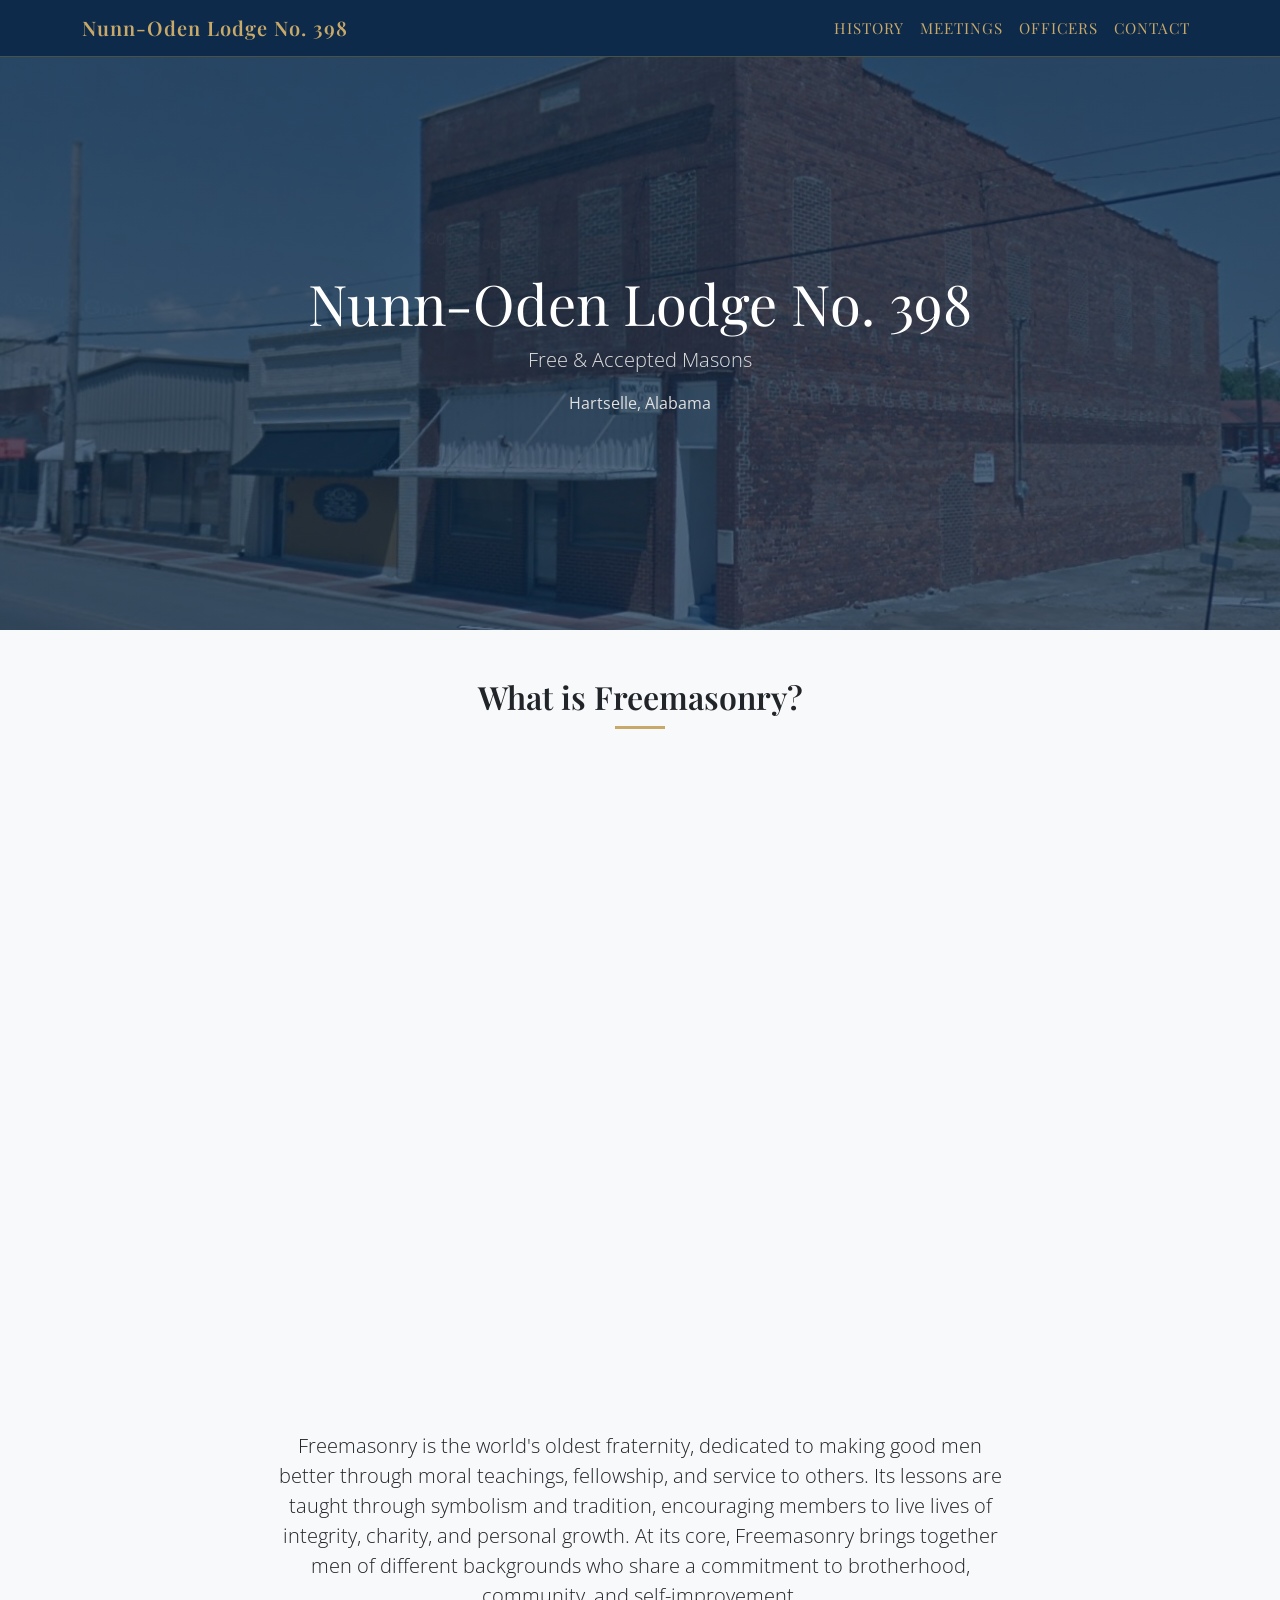
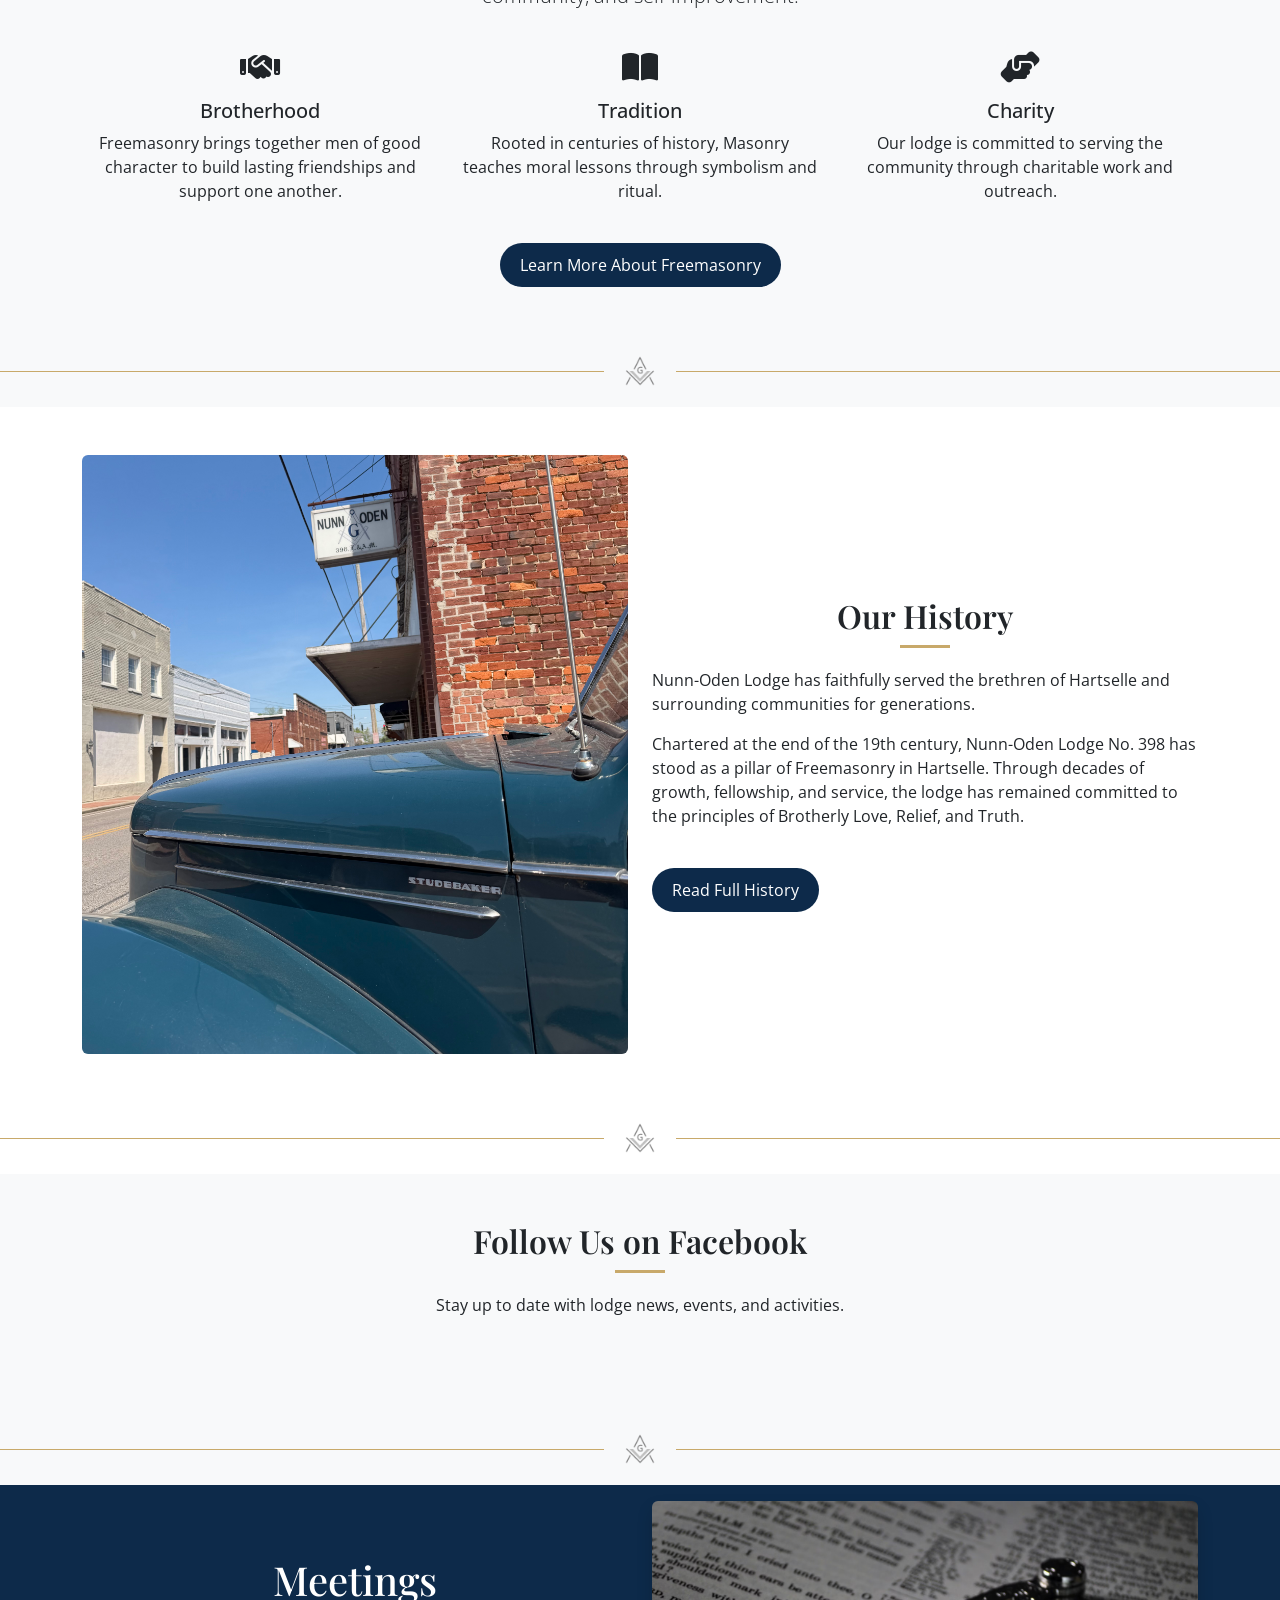
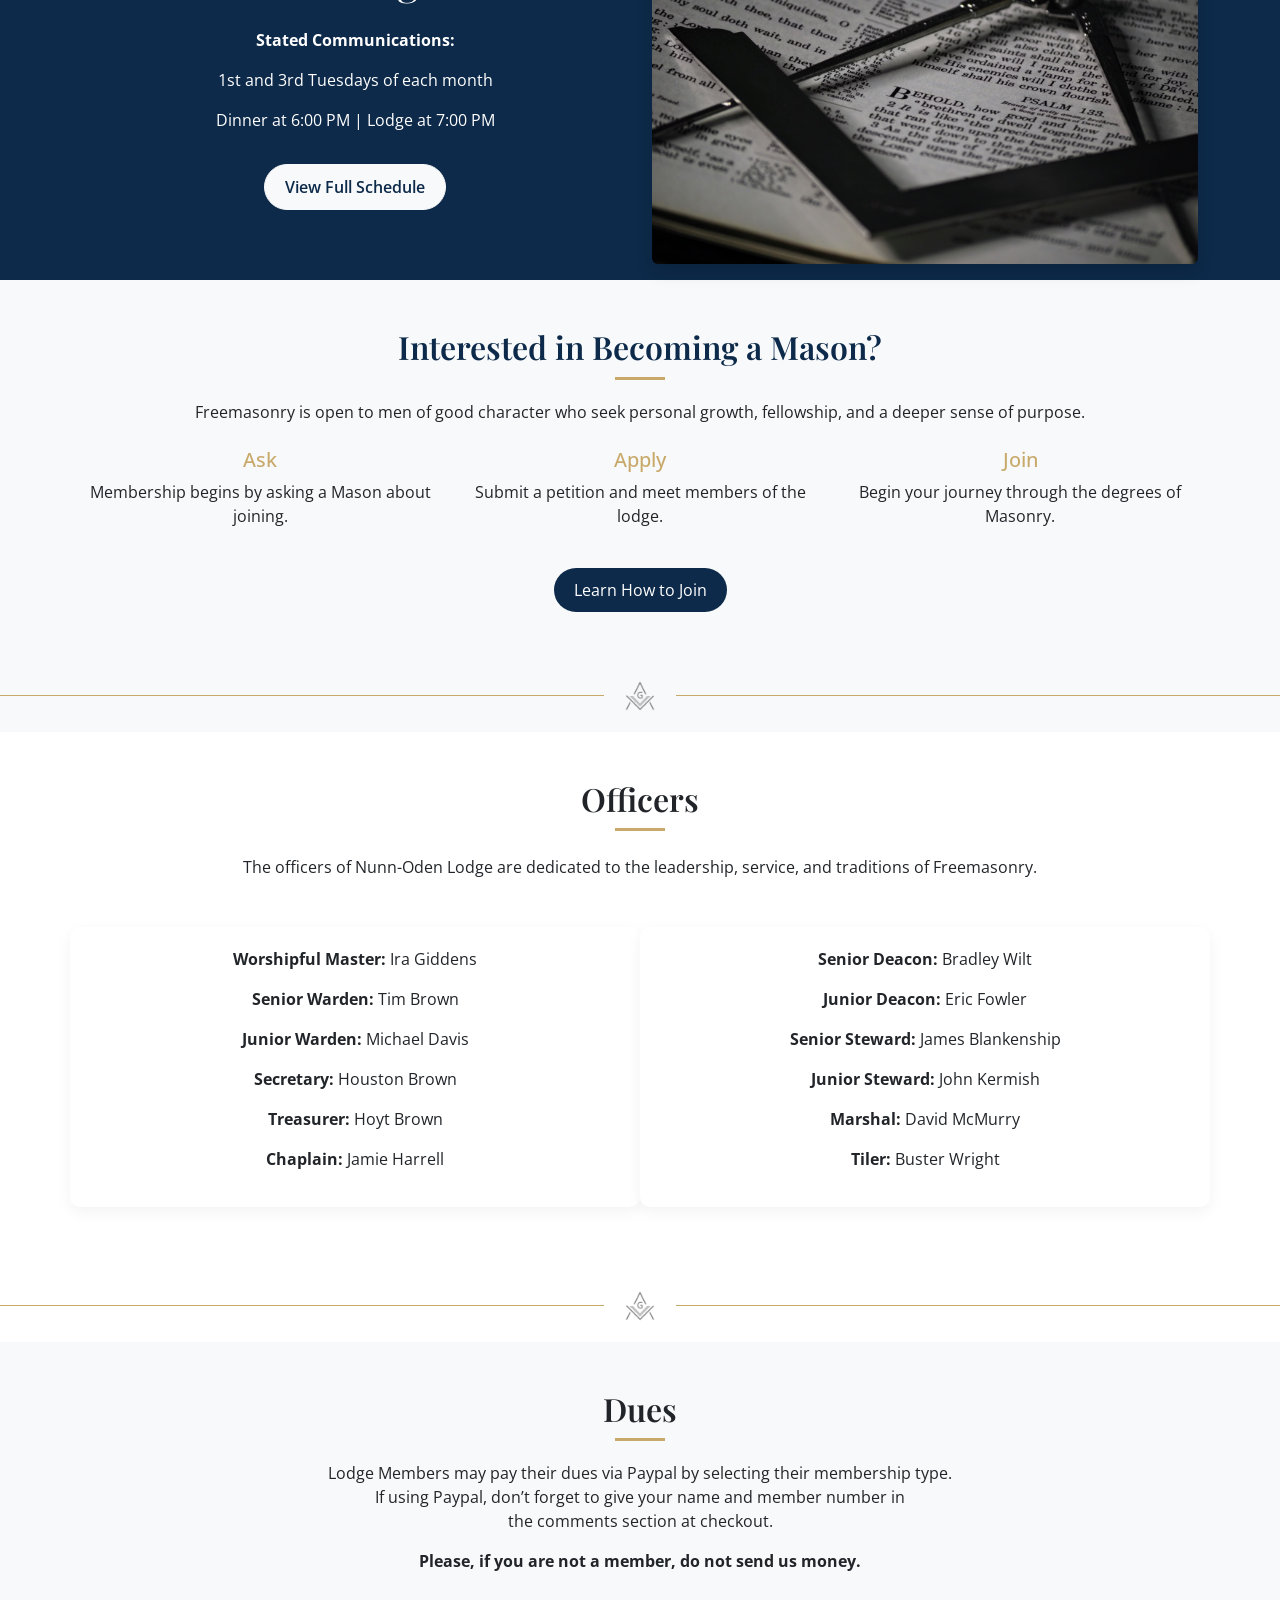
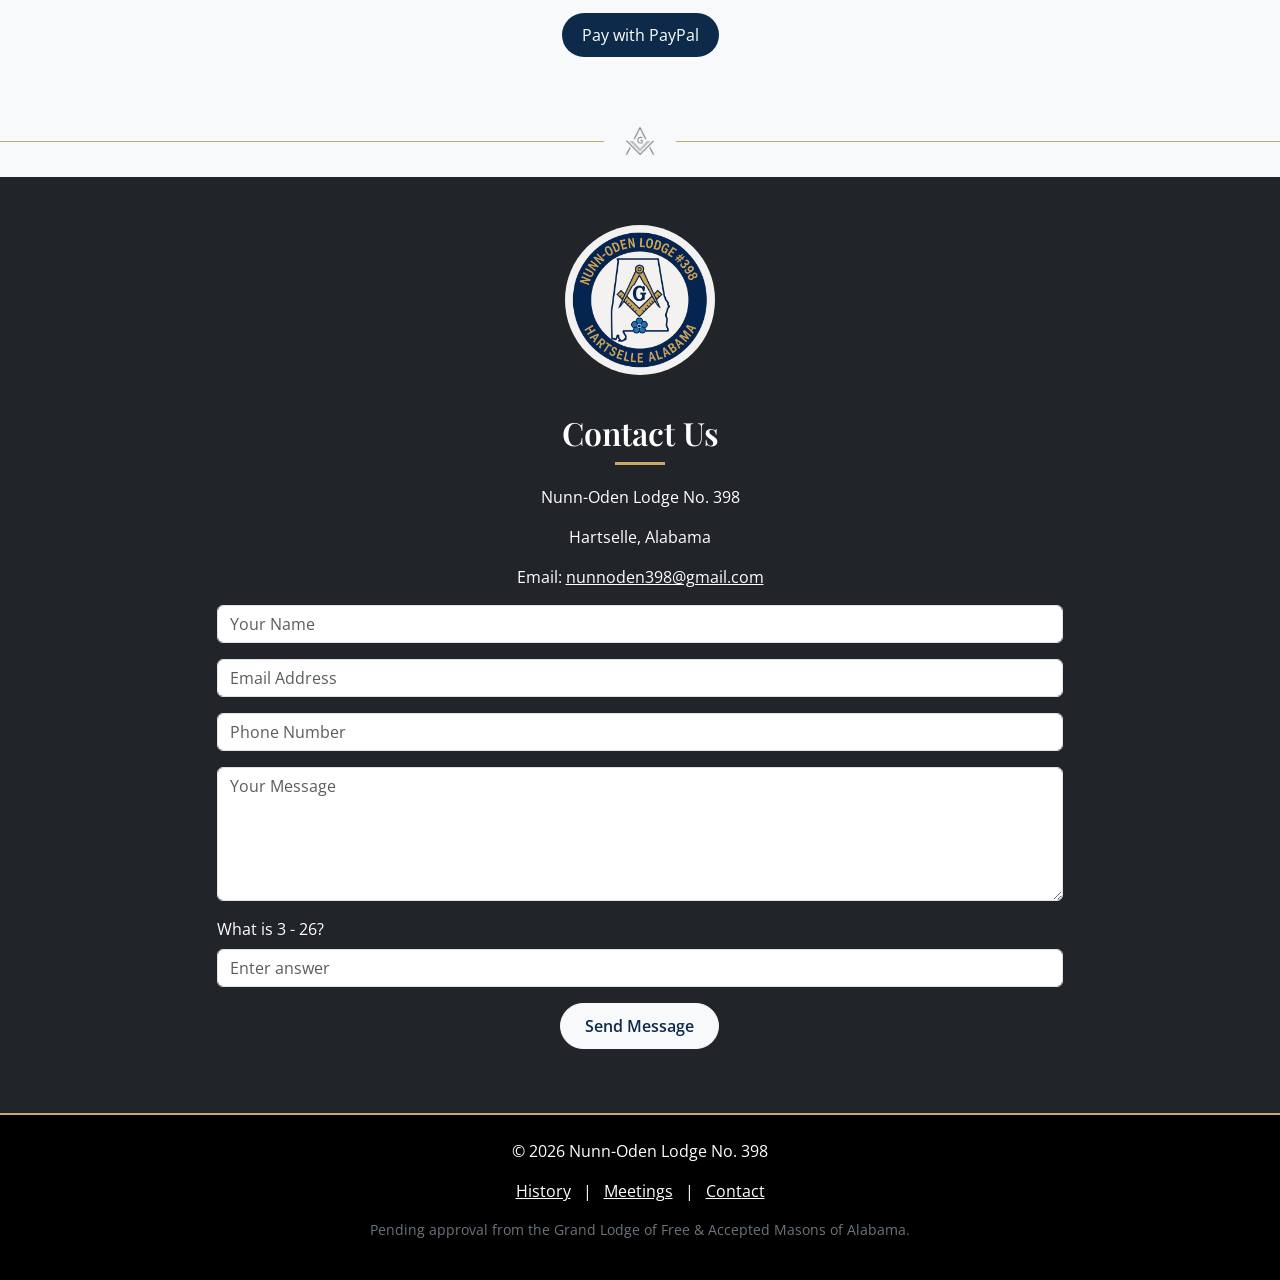
<file: index.html>
<!DOCTYPE html>
<html lang="en">
<head>
<meta charset="UTF-8">
<meta name="viewport" content="width=device-width, initial-scale=1">

<title>Nunn-Oden Lodge No. 398 F. & A.M.</title>

<link rel="icon" type="image/png" href="images/favicon.png">

<!-- Bootstrap 5 -->
<link href="https://cdn.jsdelivr.net/npm/bootstrap@5.3.2/dist/css/bootstrap.min.css" rel="stylesheet">

<!-- Font Awesome -->
<link href="https://cdnjs.cloudflare.com/ajax/libs/font-awesome/6.5.0/css/all.min.css" rel="stylesheet">

<link href="https://fonts.googleapis.com/css2?family=Open+Sans&family=Playfair+Display&display=swap" rel="stylesheet">

<script src="https://cdn.jsdelivr.net/npm/bootstrap@5.3.0/dist/js/bootstrap.bundle.min.js"></script>

<!-- Custom CSS -->
<link rel="stylesheet" href="css/style.css">
</head>

<body>
  <div id="fb-root"></div>
  <script async defer crossorigin="anonymous" 
    src="https://connect.facebook.net/en_US/sdk.js#xfbml=1&version=v18.0">
  </script>

<!-- Navigation -->
<nav class="navbar navbar-expand-lg fixed-top navbar-custom" style="background-color: #0d2a4a;">
  <div class="container">
    <a class="navbar-brand" href="#" style="color: #c8a96a;">Nunn-Oden Lodge No. 398</a>
    <button class="navbar-toggler" type="button" data-bs-toggle="collapse" data-bs-target="#navMenu">
      <span class="navbar-toggler-icon"></span>
    </button>
    <div class="collapse navbar-collapse" id="navMenu">
      <ul class="navbar-nav ms-auto">
        <li class="nav-item"><a class="nav-link" href="#history">History</a></li>
        <li class="nav-item"><a class="nav-link" href="#meetings">Meetings</a></li>
        <li class="nav-item"><a class="nav-link" href="#officers">Officers</a></li>
        <li class="nav-item"><a class="nav-link" href="#contact">Contact</a></li>
      </ul>
    </div>
  </div>
</nav>

<!-- Hero Section -->
<header class="hero text-center text-white d-flex align-items-center">
  <div class="container">
    <h1 class="display-4">Nunn-Oden Lodge No. 398</h1>
    <p class="lead">Free & Accepted Masons</p>
    <p>Hartselle, Alabama</p>
  </div>
</header>

<!-- What is Freemasonry Section -->
<!-- Old video source: src="https://www.youtube.com/embed/RqNZp2ATR_c" -->
<section id="video" class="py-5 bg-light">
  <div class="container text-center">
    <h2>What is Freemasonry?</h2>

    <div class="ratio ratio-16x9 mb-4">
      <iframe 
        src="https://www.youtube.com/embed/wW8VoYO5_PY"
        title="YouTube video"
        allowfullscreen>
      </iframe>
    </div>

    <div class="row justify-content-center">
      <div class="col-md-8">
        <p class="lead text-center">
          <br>
          Freemasonry is the world's oldest fraternity, dedicated to making good
          men better through moral teachings, fellowship, and service to others. 
          Its lessons are taught through symbolism and tradition, encouraging 
          members to live lives of integrity, charity, and personal growth. At 
          its core, Freemasonry brings together men of different backgrounds who 
          share a commitment to brotherhood, community, and self-improvement.
          <br>
        </p>
      </div>
    </div>

    <div class="row mt-4">
      <div class="col-md-4">
        <i class="fas fa-handshake fa-2x mb-3"></i>
        <h5>Brotherhood</h5>
        <p>Freemasonry brings together men of good character to build lasting friendships and support one another.</p>
      </div>

      <div class="col-md-4">
        <i class="fas fa-book-open fa-2x mb-3"></i>
        <h5>Tradition</h5>
        <p>Rooted in centuries of history, Masonry teaches moral lessons through symbolism and ritual.</p>
      </div>

      <div class="col-md-4">
        <i class="fas fa-hands-helping fa-2x mb-3"></i>
        <h5>Charity</h5>
        <p>Our lodge is committed to serving the community through charitable work and outreach.</p>
      </div>
    </div>

    <a href="https://www.glofal.com/friend-to-friend-program/" class="btn btn-dark mt-4" target= "_blank">
      Learn More About Freemasonry
    </a>
  </div>
</section>

<!-- Divider -->
<!-- <div class="divider-line"></div> -->
<div class="py-3 bg-light">
  <div class="d-flex align-items-center justify-content-center">
    <div class="flex-grow-1" style="height:1px; background:#c8a96a;"></div>
    <img src="images/square_and_compasses.png" 
         alt="Divider"
         style="height:40px;" class="mx-3">
    <div class="flex-grow-1" style="height:1px; background:#c8a96a;"></div>
  </div>
</div>

<!-- History Section -->
<section id="history" class="py-5">
  <div class="container">
    <div class="row align-items-center">
      <div class="col-md-6">
        <img src="images/history.jpeg" class="img-fluid rounded">
      </div>
      <div class="col-md-6">
        <h2 style="text-align: center;">Our History</h2>
        <p>
          Nunn-Oden Lodge has faithfully served the brethren of Hartselle
          and surrounding communities for generations.
        </p>

        <p>
          Chartered at the end of the 19th century, Nunn-Oden Lodge No. 398
          has stood as a pillar of Freemasonry in Hartselle. Through decades
          of growth, fellowship, and service, the lodge has remained committed
          to the principles of Brotherly Love, Relief, and Truth.
        </p>
        
        <a href="history.html" class="btn btn-dark mt-4">
          Read Full History
        </a>
      </div>
    </div>
  </div>
</section>

<!-- Divider -->
<!-- <div class="divider-line"></div> -->
<div class="py-3">
  <div class="d-flex align-items-center justify-content-center">
    <div class="flex-grow-1" style="height:1px; background:#c8a96a;"></div>
    <img src="images/square_and_compasses.png" 
         alt="Divider"
         style="height:40px;" class="mx-3">
    <div class="flex-grow-1" style="height:1px; background:#c8a96a;"></div>
  </div>
</div>

<!-- Facebook Section -->
<section id="social" class="py-5" >
  <div class="container text-center">
   
    <h2>Follow Us on Facebook</h2>
    <p class="mb-4">Stay up to date with lodge news, events, and activities.</p>

	<div class="row justify-content-center">
      <div class="col-md-6 mb-4">
        <div class="fb-post" 
        data-href="https://www.facebook.com/100064499240477/posts/1312765487550080"
        data-width="500">
        </div>
      </div>

      <div class="col-md-6 mb-4">
        <div class="fb-post" 
        data-href="https://www.facebook.com/100064499240477/posts/1352841646875797"
        data-width="500">
        </div>
      </div>
    </div>

  </div>
</section>

<!-- Divider -->
<!-- <div class="divider-line"></div> -->
<div class="py-3 bg-light">
  <div class="d-flex align-items-center justify-content-center">
    <div class="flex-grow-1" style="height:1px; background:#c8a96a;"></div>
    <img src="images/square_and_compasses.png" 
         alt="Divider"
         style="height:40px;" class="mx-3">
    <div class="flex-grow-1" style="height:1px; background:#c8a96a;"></div>
  </div>
</div>

<!-- Meetings Section -->
<section id="meetings" class="py-3" style="background-color:#0d2a4a; color:white;">
  <div class="container">
    <div class="row align-items-center">
      
      <!-- Text Content (Left, Centered) -->
      <div class="col-md-6 text-center">
        <h1 class="mb-4">Meetings</h1>
        <p><strong>Stated Communications:</strong></p>
        <p>1st and 3rd Tuesdays of each month</p>
        <p>Dinner at 6:00 PM | Lodge at 7:00 PM</p>

        <a href="schedule.html" class="btn btn-light mt-3">
          View Full Schedule
        </a>
      </div>

      <!-- Image (Right) -->
      <div class="col-md-6 text-center mt-4 mt-md-0">
        <img src="images/psalm133.avif" 
             class="img-fluid rounded shadow" 
             alt="Lodge Meeting">
      </div>

    </div>
  </div>
</section>

<!-- Divider -->
<div class="divider-line"></div>
<!--<div class="bg-light py-5">
  <div class="d-flex align-items-center justify-content-center">
    <div class="flex-grow-1" style="height:1px; background:#ccc;"></div>
    <img src="images/square_and_compasses.png" 
         alt="Divider"
         style="height:40px;" class="mx-3">
    <div class="flex-grow-1" style="height:1px; background:#ccc;"></div>
  </div>
</div>
-->
<!-- Divider 
<div style="background-color:#0b2a4a; padding:30px 0;">
  <div class="d-flex align-items-center justify-content-center">
    
    <div style="flex:1; height:1px; background:rgba(255,255,255,0.3);"></div>
    
    <img src="images/square_and_compasses.png" 
         alt="Divider"
         style="height:40px; margin:0 15px;">
    
    <div style="flex:1; height:1px; background:rgba(255,255,255,0.3);"></div>
  
  </div>
</div>
-->

<section id="join" class="py-5 bg-light">
  <div class="container text-center">
    <h2>Interested in Becoming a Mason?</h2>
    <p class="mb-4">
      Freemasonry is open to men of good character who seek personal growth,
      fellowship, and a deeper sense of purpose.
    </p>

    <div class="row">
      <div class="col-md-4">
        <h5>Ask</h5>
        <p>Membership begins by asking a Mason about joining.</p>
      </div>

      <div class="col-md-4">
        <h5>Apply</h5>
        <p>Submit a petition and meet members of the lodge.</p>
      </div>

      <div class="col-md-4">
        <h5>Join</h5>
        <p>Begin your journey through the degrees of Masonry.</p>
      </div>
    </div>

    <a href="https://www.glofal.com/how-to-become-a-mason/" class="btn btn-dark mt-4" target= "_blank">
      Learn How to Join
    </a>
  </div>
</section>

<!-- Divider -->
<!-- <div class="divider-line"></div> -->
<section class="py-3 bg-light">
  <div class="d-flex align-items-center justify-content-center">
    <div class="flex-grow-1" style="height:1px; background:#c8a96a;"></div>
    <img src="images/square_and_compasses.png" 
         alt="Divider"
         style="height:40px;" class="mx-3">
    <div class="flex-grow-1" style="height:1px; background:#c8a96a;"></div>
  </div>
</section>

<!-- Officers Section -->
<section id="officers" class="py-5">
  <div class="container">
    <h2 class="text-center mb-4">Officers</h2>
    <p class="text-center mb-5">
      The officers of Nunn-Oden Lodge are dedicated to the leadership,
      service, and traditions of Freemasonry.
    </p>
    <div class="row mt-4">
      <div class="col-md-6 text-center">
        <p><strong>Worshipful Master:</strong> Ira Giddens</p>
        <p><strong>Senior Warden:</strong> Tim Brown</p>
        <p><strong>Junior Warden:</strong> Michael Davis</p>
		    <p><strong>Secretary:</strong> Houston Brown</p>
        <p><strong>Treasurer:</strong> Hoyt Brown</p>
        <p><strong>Chaplain:</strong> Jamie Harrell</p>
      </div>
      <div class="col-md-6 text-center">
	    <p><strong>Senior Deacon:</strong> Bradley Wilt</p>
        <p><strong>Junior Deacon:</strong> Eric Fowler</p>
        <p><strong>Senior Steward:</strong> James Blankenship</p>
		    <p><strong>Junior Steward:</strong> John Kermish</p>
        <p><strong>Marshal:</strong> David McMurry</p>
        <p><strong>Tiler:</strong> Buster Wright</p>
      </div>
    </div>
  </div>
</section>

<!-- Divider -->
<!-- <div class="divider-line"></div> -->
<div class="py-3">
  <div class="d-flex align-items-center justify-content-center">
    <div class="flex-grow-1" style="height:1px; background:#c8a96a;"></div>
    <img src="images/square_and_compasses.png" 
         alt="Divider"
         style="height:40px;" class="mx-3">
    <div class="flex-grow-1" style="height:1px; background:#c8a96a;"></div>
  </div>
</div>

<!-- Dues Section -->
<section id="dues" class="bg-light py-5">
  <div class="container text-center">
    <h2>Dues</h2>
    <p><strong></strong></p>
    <p>Lodge Members may pay their dues via Paypal by selecting their membership type.
	  <br>If using Paypal, don’t forget to give your name and member number in <br>
    the comments section at checkout.</p>
    <p><strong>Please, if you are not a member, do not send us money.</strong></p>
    <a href="https://www.paypal.com" target="_blank" class="btn btn-dark mt-4">Pay with PayPal</a>
  </div>
</section>

<!-- Divider -->
<!-- <div class="divider-line"></div> -->
<div class="py-3 bg-light">
  <div class="d-flex align-items-center justify-content-center">
    <div class="flex-grow-1" style="height:1px; background:#c8a96a;"></div>
    <img src="images/square_and_compasses.png" 
         alt="Divider"
         style="height:40px;" class="mx-3">
    <div class="flex-grow-1" style="height:1px; background:#c8a96a;"></div>
  </div>
</div>

<!-- Contact Section -->
<section id="contact" class="bg-dark text-white py-5">
  <div class="container text-center">
    <img src="images/nunn-oden-logo.png" width="150" height="150" style="border-radius: 50%;">
    <h2><br>Contact Us</h2>
    <p>Nunn-Oden Lodge No. 398</p>
    <p>Hartselle, Alabama</p>
    <p>Email: <a href="mailto:nunnoden398@gmail.com" class="text-white">nunnoden398@gmail.com</a></p>
  </div>

	<div class="row justify-content-center">
      <div class="col-md-8">

        <form action="https://formspree.io/f/xnjwqvwk" method="POST" id="contactForm">

          <div class="mb-3">
            <input type="text" class="form-control" placeholder="Your Name" required>
          </div>

          <div class="mb-3">
            <input type="email" class="form-control" placeholder="Email Address" required>
          </div>

          <div class="mb-3">
            <input type="tel" class="form-control" placeholder="Phone Number">
          </div>

          <div class="mb-3">
            <textarea class="form-control" rows="5" placeholder="Your Message" required></textarea>
          </div>

          <!-- Math CAPTCHA -->
          <div class="mb-3">
            <label id="mathLabel" class="form-label" style="color: white;"></label>
            <input type="number" id="mathAnswer" class="form-control" placeholder="Enter answer" required>
          </div>

          <div class="text-center">
            <button type="submit" class="btn btn-light px-4">
              Send Message
            </button>
          </div>

          <p id="formStatus" class="text-center mt-3"></p>

        </form>
      </div>
    </div>
</section>

<footer class="bg-black text-center text-white py-4">
  <p>&copy; 2026 Nunn-Oden Lodge No. 398</p>
  <p>
    <a href="#history" class="text-white mx-2">History</a> |
    <a href="#meetings" class="text-white mx-2">Meetings</a> |
    <a href="#contact" class="text-white mx-2">Contact</a>
  </p>

  <!-- Credit Line -->
  <p class="mt-2 small text-secondary">
    Pending approval from the Grand Lodge of Free & Accepted Masons of Alabama.
  </p>
</footer>

<script src="https://cdn.jsdelivr.net/npm/bootstrap@5.3.2/dist/js/bootstrap.bundle.min.js"></script>

<script>
let num1, num2, correctAnswer;

function generateMathProblem() {
  num1 = Math.floor(Math.random() * 50) + 1;
  num2 = Math.floor(Math.random() * 50) + 1;
  correctAnswer = num1 - num2;

  document.getElementById("mathLabel").innerText =
    `What is ${num1} - ${num2}?`;
}

generateMathProblem();

document.getElementById("contactForm").addEventListener("submit", function(e) {
  e.preventDefault();

  const userAnswer = parseInt(document.getElementById("mathAnswer").value);

  if (userAnswer !== correctAnswer) {
    document.getElementById("formStatus").innerText =
      "Incorrect answer. Please try again.";
    document.getElementById("formStatus").style.color = "red";
    generateMathProblem();
    return;
  }

  // SUCCESS (for now just shows message)
  document.getElementById("formStatus").innerText =
    "Message sent successfully!";
  document.getElementById("formStatus").style.color = "lightgreen";

  this.reset();
  generateMathProblem();
});
</script>
</body>
</html>
</file>
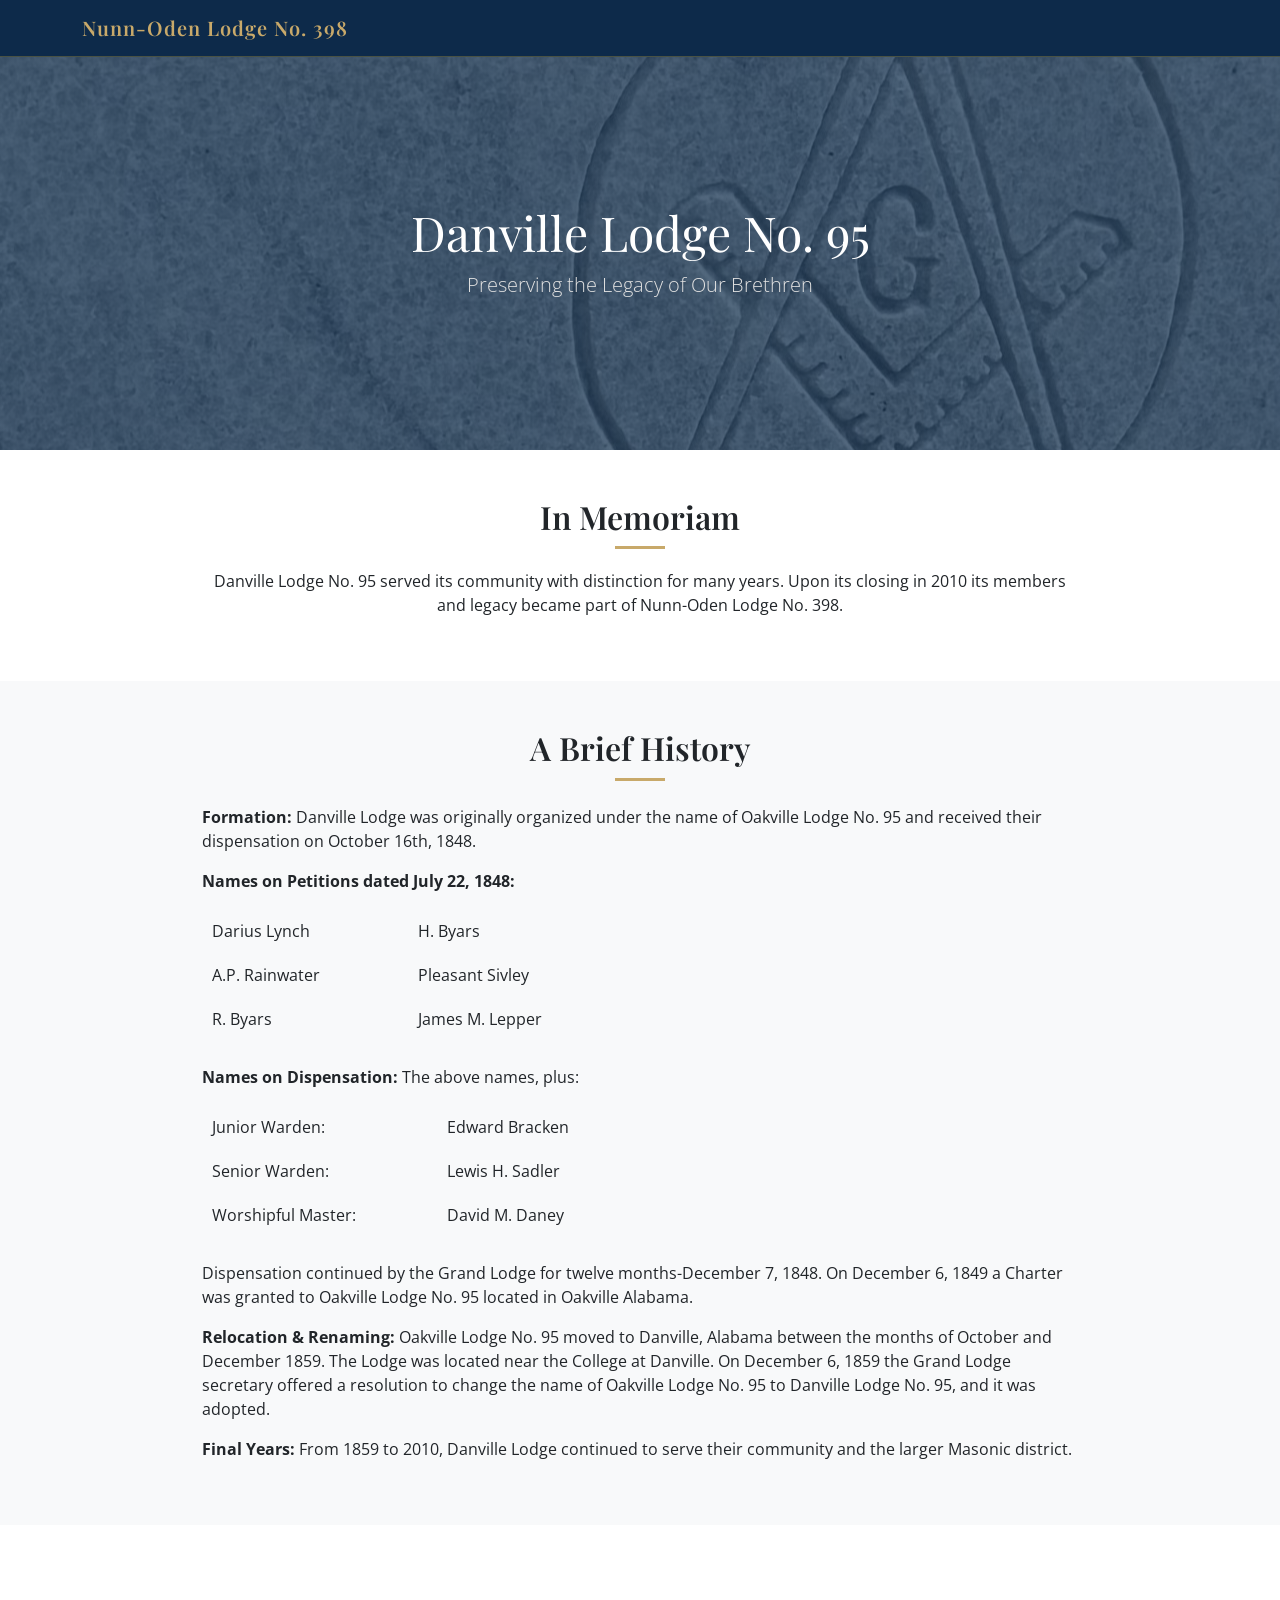
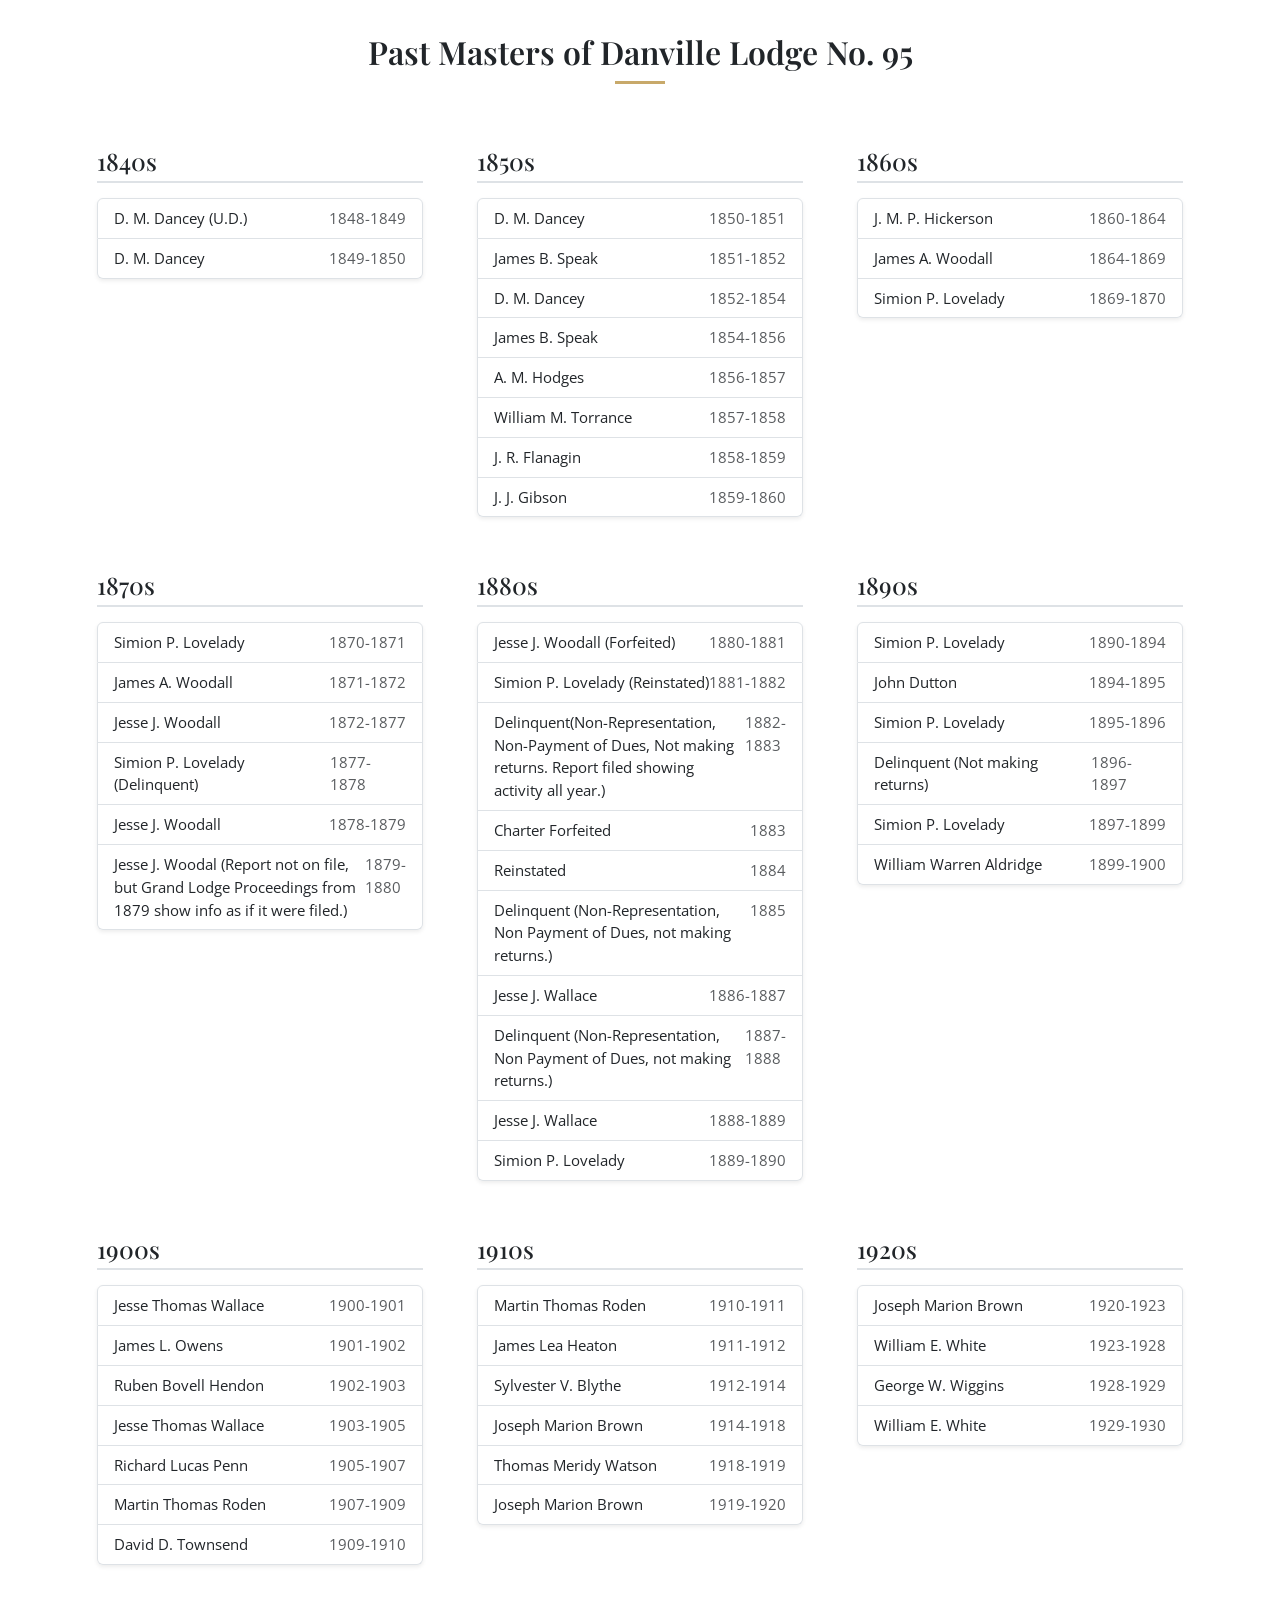
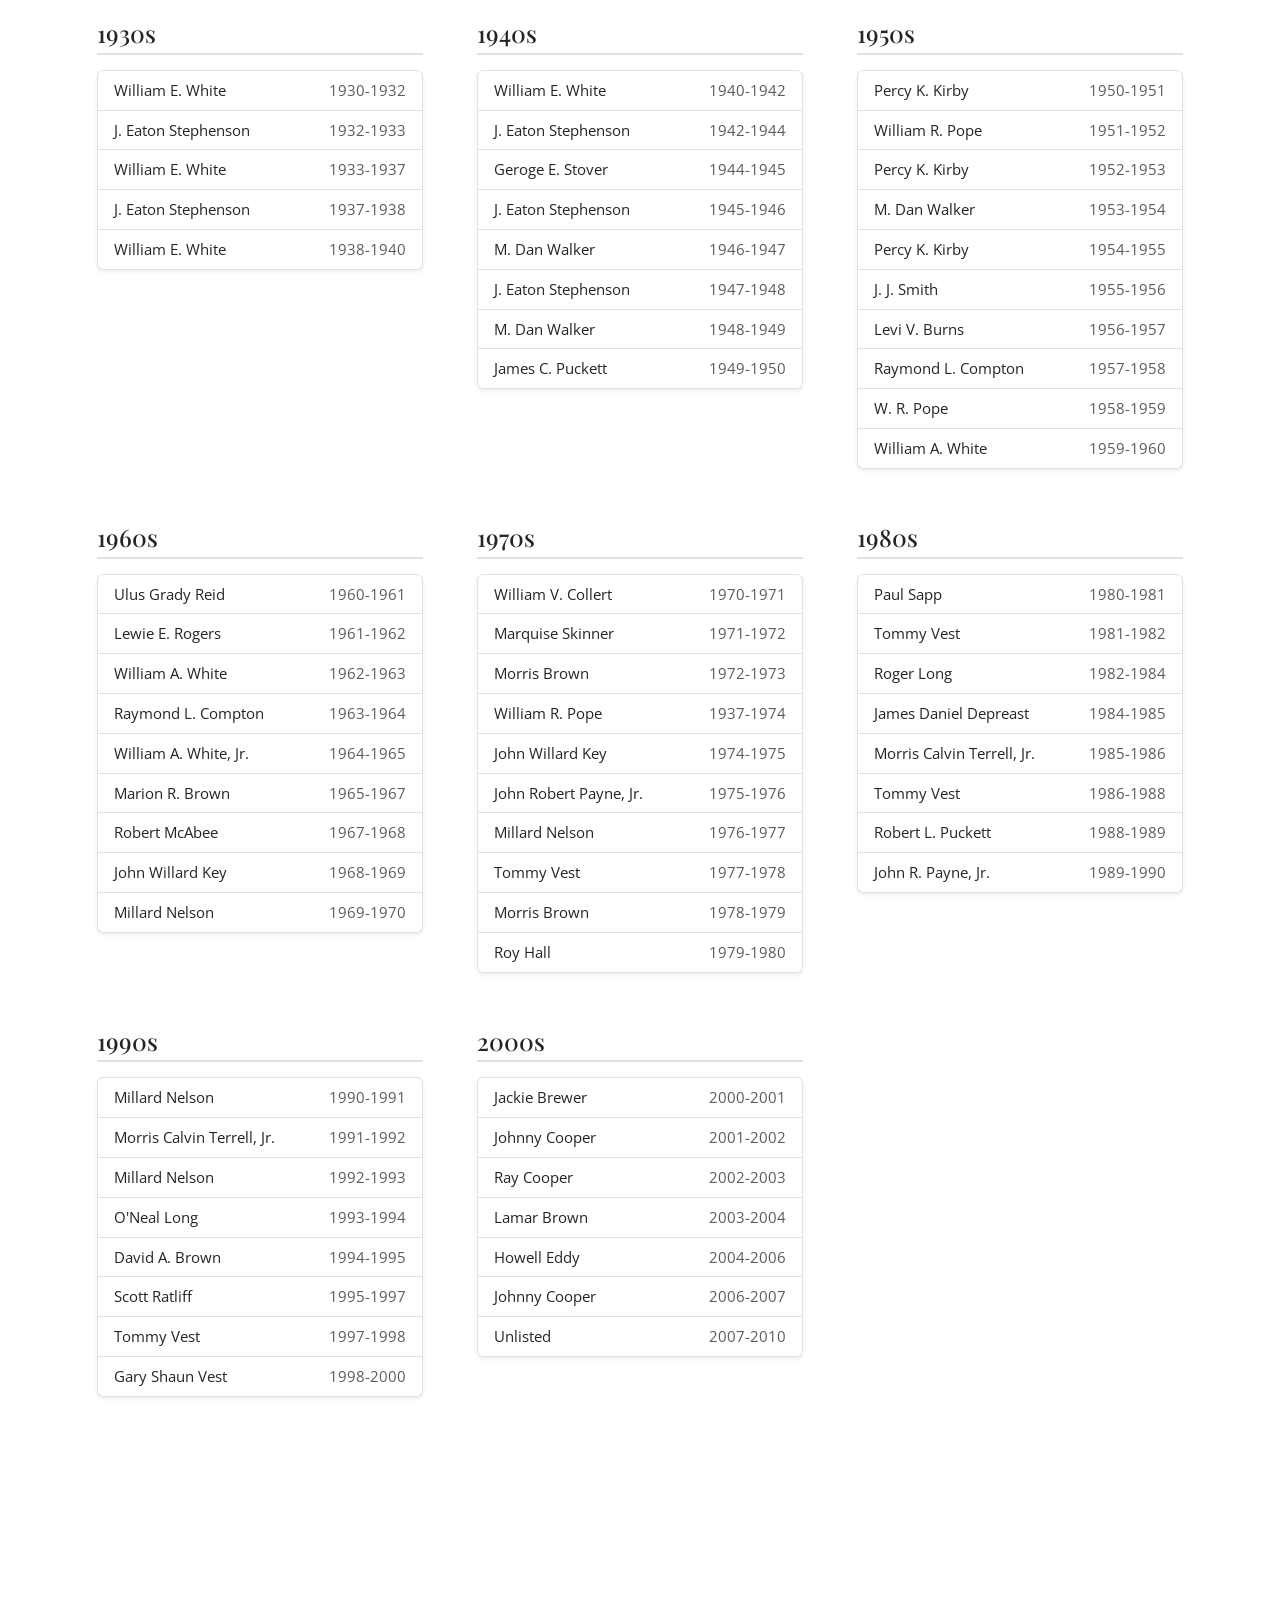
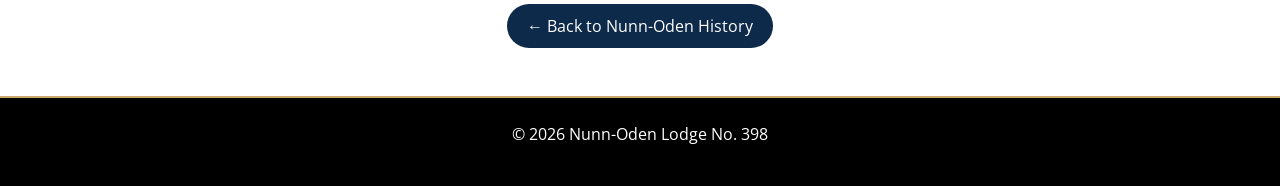
<file: danville-history.html>
<!DOCTYPE html>
<html lang="en">
<head>
<meta charset="UTF-8">
<meta name="viewport" content="width=device-width, initial-scale=1">

<title>Danville Lodge No. 95 | History</title>

<link rel="icon" type="image/png" href="images/favicon.png">

<!-- Bootstrap -->
<link href="https://cdn.jsdelivr.net/npm/bootstrap@5.3.2/dist/css/bootstrap.min.css" rel="stylesheet">

<!-- Fonts -->
<link href="https://fonts.googleapis.com/css2?family=Open+Sans&family=Playfair+Display&display=swap" rel="stylesheet">

<link rel="stylesheet" href="css/style.css">

<style>
:root {
  --accent-color: #c8a96a;
}

.hero {
    margin-top: -70px;
    padding-top: 70px;
    height: 50vh;
    background: linear-gradient(rgba(13,42,74,0.7), rgba(13,42,74,0.7)),
                url('images/danville-cornerstone.jpeg') center no-repeat;
    color: white;
}

.section {
  max-width: 900px;
  margin: auto;
}

.decade-block {
  background: white;
  padding: 15px;
  border-radius: 8px;
}

.decade-block h4 {
  border-bottom: 2px solid #dee2e6;
  padding-bottom: 5px;
  margin-bottom: 15px;
}

table 
{
    width: 50%;
}

th, td 
{
    padding: 10px;           /* Adds space inside each cell */
    text-align: left;        /* Aligns names to the left */
}
</style>

</head>

<body>

<!-- Navbar -->
<nav class="navbar navbar-expand-lg fixed-top navbar-custom">  
    <div class="container">
    <a class="navbar-brand" href="index.html">Nunn-Oden Lodge No. 398</a>
  </div>
</nav>

<!-- Hero -->
<header class="hero d-flex align-items-center text-center">
  <div class="container">
    <h1 class="display-5">Danville Lodge No. 95</h1>
    <p class="lead">Preserving the Legacy of Our Brethren</p>
  </div>
</header>

<!-- Intro -->
<section class="py-5">
  <div class="container section text-center">
    <h2>In Memoriam</h2>
    <p>
      Danville Lodge No. 95 served its community with distinction for many years.  
      Upon its closing in 2010 its members and legacy became part of Nunn-Oden 
      Lodge No. 398.
    </p>
  </div>
</section>

<!-- History -->
<section class="py-5 bg-light">
  <div class="container section">
    <h2 class="mb-4 text-center">A Brief History</h2>

    <p><strong>Formation:</strong> 
      Danville Lodge was originally organized under the name of Oakville 
      Lodge No. 95 and received their dispensation on October 16th, 1848.
    </p>

    <p><strong>Names on Petitions dated July 22, 1848:</strong>
    </p>

    <table>
      <tr>
        <td>Darius Lynch</td>
        <td>H. Byars</td>
      </tr>
      <tr>
        <td>A.P. Rainwater</td>
        <td>Pleasant Sivley</td>
      </tr>
      <tr>
        <td>R. Byars</td>
        <td>James M. Lepper</td>
      </tr>
    </table>
   
    <br>

    <p><strong>Names on Dispensation:</strong>
    The above names, plus: 
    </p>

    <table>
      <tr>
        <td>Junior Warden: </td>
        <td>Edward Bracken</td>
      </tr>
      <tr>
        <td>Senior Warden: </td>
        <td>Lewis H. Sadler</td>
      </tr>
      <tr>
        <td>Worshipful Master: </td>
        <td>David M. Daney</td>
      </tr>
    </table>

    <br>

    <p>
      Dispensation continued by the Grand Lodge for twelve months-December 7, 
      1848.  On December 6, 1849 a Charter was granted to Oakville Lodge No. 
      95 located in Oakville Alabama.
    </p>

    <p><strong>Relocation & Renaming:</strong> Oakville Lodge No. 95 
      moved to Danville, Alabama between the months of October and December 
      1859.  The Lodge was located near the College at Danville.
      On December 6, 1859 the Grand Lodge secretary offered a resolution to
      change the name of Oakville Lodge No. 95 to Danville Lodge No. 95, and
      it was adopted.</p>

    <p><strong>Final Years:</strong> From 1859 to 2010, Danville Lodge
    continued to serve their community and the larger Masonic district.
    </p>
  </div>
</section>

<!-- Past Masters -->
<section class="container my-5">
  <div class="text-center mb-5">
    <h2>Past Masters of Danville Lodge No. 95</h2>
  </div>

<div class="row">

      <!-- 1840s Decade Block -->
      <div class="col-md-6 col-lg-4 mb-4">
        <div class="decade-block h-100">
          <h4>1840s</h4>
          <ul class="list-group shadow-sm">
            <li class="list-group-item d-flex justify-content-between">
              <span>D. M. Dancey (U.D.)</span>
              <span class="text-muted">1848-1849</span>
            </li>
            <li class="list-group-item d-flex justify-content-between">
              <span>D. M. Dancey</span>
              <span class="text-muted">1849-1850</span>
            </li>
          </ul>
        </div>
      </div>

      <!-- 1850s Decade Block -->
      <div class="col-md-6 col-lg-4 mb-4">
        <div class="decade-block h-100">
          <h4>1850s</h4>
          <ul class="list-group shadow-sm">
            <li class="list-group-item d-flex justify-content-between">
              <span>D. M. Dancey</span>
              <span class="text-muted">1850-1851</span>
            </li>
            <li class="list-group-item d-flex justify-content-between">
              <span>James B. Speak</span>
              <span class="text-muted">1851-1852</span>
            </li>
            <li class="list-group-item d-flex justify-content-between">
              <span>D. M. Dancey</span>
              <span class="text-muted">1852-1854</span>
            </li>
            <li class="list-group-item d-flex justify-content-between">
              <span>James B. Speak</span>
              <span class="text-muted">1854-1856</span>
            </li>
            <li class="list-group-item d-flex justify-content-between">
              <span>A. M. Hodges</span>
              <span class="text-muted">1856-1857</span>
            </li>
            <li class="list-group-item d-flex justify-content-between">
              <span>William M. Torrance</span>
              <span class="text-muted">1857-1858</span>
            </li>
            <li class="list-group-item d-flex justify-content-between">
              <span>J. R. Flanagin</span>
              <span class="text-muted">1858-1859</span>
            </li>
            <li class="list-group-item d-flex justify-content-between">
              <span>J. J. Gibson</span>
              <span class="text-muted">1859-1860</span>
            </li>
          </ul>
        </div>
      </div>

      <!-- 1860s Decade Block -->
      <div class="col-md-6 col-lg-4 mb-4">
        <div class="decade-block h-100">
          <h4>1860s</h4>
          <ul class="list-group shadow-sm">
            <li class="list-group-item d-flex justify-content-between">
              <span>J. M. P. Hickerson</span>
              <span class="text-muted">1860-1864</span>
            </li>
            <li class="list-group-item d-flex justify-content-between">
              <span>James A. Woodall</span>
              <span class="text-muted">1864-1869</span>
            </li>
            <li class="list-group-item d-flex justify-content-between">
              <span>Simion P. Lovelady</span>
              <span class="text-muted">1869-1870</span>
            </li>
          </ul>
        </div>
      </div>

    </div>

    <div class="row">

      <!-- 1870s Decade Block -->
      <div class="col-md-6 col-lg-4 mb-4">
        <div class="decade-block h-100">
          <h4>1870s</h4>
          <ul class="list-group shadow-sm">
            <li class="list-group-item d-flex justify-content-between">
              <span>Simion P. Lovelady</span>
              <span class="text-muted">1870-1871</span>
            </li>
            <li class="list-group-item d-flex justify-content-between">
              <span>James A. Woodall</span>
              <span class="text-muted">1871-1872</span>
            </li>
            <li class="list-group-item d-flex justify-content-between">
              <span>Jesse J. Woodall</span>
              <span class="text-muted">1872-1877</span>
            </li>
            <li class="list-group-item d-flex justify-content-between">
              <span>Simion P. Lovelady (Delinquent)</span>
              <span class="text-muted">1877-1878</span>
            </li>
            <li class="list-group-item d-flex justify-content-between">
              <span>Jesse J. Woodall</span>
              <span class="text-muted">1878-1879</span>
            </li>
            <li class="list-group-item d-flex justify-content-between">
              <span>Jesse J. Woodal (Report not on file, but Grand Lodge 
                Proceedings from 1879 show info as if it were filed.)</span>
              <span class="text-muted">1879-1880</span>
            </li>
          </ul>
        </div>
      </div>

      <!-- 1880s Decade Block -->
      <div class="col-md-6 col-lg-4 mb-4">
        <div class="decade-block h-100">
          <h4>1880s</h4>
          <ul class="list-group shadow-sm">
            <li class="list-group-item d-flex justify-content-between">
              <span>Jesse J. Woodall (Forfeited)</span>
              <span class="text-muted">1880-1881</span>
            </li>
            <li class="list-group-item d-flex justify-content-between">
              <span>Simion P. Lovelady (Reinstated)</span>
              <span class="text-muted">1881-1882</span>
            </li>
            <li class="list-group-item d-flex justify-content-between">
              <span>Delinquent(Non-Representation, Non-Payment of Dues,
                Not making returns.  Report filed showing activity
                all year.)</span>
              <span class="text-muted">1882-1883</span>
            </li>
            <li class="list-group-item d-flex justify-content-between">
              <span>Charter Forfeited</span>
              <span class="text-muted">1883</span>
            </li>
            <li class="list-group-item d-flex justify-content-between">
              <span>Reinstated</span>
              <span class="text-muted">1884</span>
            </li>
            <li class="list-group-item d-flex justify-content-between">
              <span>Delinquent (Non-Representation, Non Payment of Dues,
                not making returns.)</span>
              <span class="text-muted">1885</span>
            </li>
            <li class="list-group-item d-flex justify-content-between">
              <span>Jesse J. Wallace</span>
              <span class="text-muted">1886-1887</span>
            </li>
            <li class="list-group-item d-flex justify-content-between">
              <span>Delinquent (Non-Representation, Non Payment of Dues,
                not making returns.)</span>
              <span class="text-muted">1887-1888</span>
            </li>
            <li class="list-group-item d-flex justify-content-between">
              <span>Jesse J. Wallace</span>
              <span class="text-muted">1888-1889</span>
            </li>
            <li class="list-group-item d-flex justify-content-between">
              <span>Simion P. Lovelady</span>
              <span class="text-muted">1889-1890</span>
            </li>
          </ul>
        </div>
      </div>

      <!-- 1890s Decade Block -->
      <div class="col-md-6 col-lg-4 mb-4">
        <div class="decade-block h-100">
          <h4>1890s</h4>
          <ul class="list-group shadow-sm">
            <li class="list-group-item d-flex justify-content-between">
              <span>Simion P. Lovelady</span>
              <span class="text-muted">1890-1894</span>
            </li>
            <li class="list-group-item d-flex justify-content-between">
              <span>John Dutton</span>
              <span class="text-muted">1894-1895</span>
            </li>
            <li class="list-group-item d-flex justify-content-between">
              <span>Simion P. Lovelady</span>
              <span class="text-muted">1895-1896</span>
            </li>
            <li class="list-group-item d-flex justify-content-between">
              <span>Delinquent (Not making returns)</span>
              <span class="text-muted">1896-1897</span>
            </li>
            <li class="list-group-item d-flex justify-content-between">
              <span>Simion P. Lovelady</span>
              <span class="text-muted">1897-1899</span>
            </li>
            <li class="list-group-item d-flex justify-content-between">
              <span>William Warren Aldridge</span>
              <span class="text-muted">1899-1900</span>
            </li>
          </ul>
        </div>
      </div>

    </div>

    <div class="row">

      <!-- 1900s Decade Block -->
      <div class="col-md-6 col-lg-4 mb-4">
        <div class="decade-block h-100">
          <h4>1900s</h4>
          <ul class="list-group shadow-sm">
            <li class="list-group-item d-flex justify-content-between">
              <span>Jesse Thomas Wallace</span>
              <span class="text-muted">1900-1901</span>
            </li>
            <li class="list-group-item d-flex justify-content-between">
              <span>James L. Owens</span>
              <span class="text-muted">1901-1902</span>
            </li>
            <li class="list-group-item d-flex justify-content-between">
              <span>Ruben Bovell Hendon</span>
              <span class="text-muted">1902-1903</span>
            </li>
            <li class="list-group-item d-flex justify-content-between">
              <span>Jesse Thomas Wallace</span>
              <span class="text-muted">1903-1905</span>
            </li>
            <li class="list-group-item d-flex justify-content-between">
              <span>Richard Lucas Penn</span>
              <span class="text-muted">1905-1907</span>
            </li>
            <li class="list-group-item d-flex justify-content-between">
              <span>Martin Thomas Roden</span>
              <span class="text-muted">1907-1909</span>
            </li>
            <li class="list-group-item d-flex justify-content-between">
              <span>David D. Townsend</span>
              <span class="text-muted">1909-1910</span>
            </li>
          </ul>
        </div>
      </div>

      <!-- 1910s Decade Block -->
      <div class="col-md-6 col-lg-4 mb-4">
        <div class="decade-block h-100">
          <h4>1910s</h4>
          <ul class="list-group shadow-sm">
            <li class="list-group-item d-flex justify-content-between">
              <span>Martin Thomas Roden</span>
              <span class="text-muted">1910-1911</span>
            </li>
            <li class="list-group-item d-flex justify-content-between">
              <span>James Lea Heaton</span>
              <span class="text-muted">1911-1912</span>
            </li>
            <li class="list-group-item d-flex justify-content-between">
              <span>Sylvester V. Blythe</span>
              <span class="text-muted">1912-1914</span>
            </li>
            <li class="list-group-item d-flex justify-content-between">
              <span>Joseph Marion Brown</span>
              <span class="text-muted">1914-1918</span>
            </li>
            <li class="list-group-item d-flex justify-content-between">
              <span>Thomas Meridy Watson</span>
              <span class="text-muted">1918-1919</span>
            </li>
            <li class="list-group-item d-flex justify-content-between">
              <span>Joseph Marion Brown</span>
              <span class="text-muted">1919-1920</span>
            </li>
          </ul>
        </div>
      </div>

      <!-- 1920s Decade Block -->
      <div class="col-md-6 col-lg-4 mb-4">
        <div class="decade-block h-100">
          <h4>1920s</h4>
          <ul class="list-group shadow-sm">
            <li class="list-group-item d-flex justify-content-between">
              <span>Joseph Marion Brown</span>
              <span class="text-muted">1920-1923</span>
            </li>
            <li class="list-group-item d-flex justify-content-between">
              <span>William E. White</span>
              <span class="text-muted">1923-1928</span>
            </li>
            <li class="list-group-item d-flex justify-content-between">
              <span>George W. Wiggins</span>
              <span class="text-muted">1928-1929</span>
            </li>
            <li class="list-group-item d-flex justify-content-between">
              <span>William E. White</span>
              <span class="text-muted">1929-1930</span>
            </li>
          </ul>
        </div>
      </div>

    </div>

    <div class="row">

      <!-- 1930s Decade Block -->
      <div class="col-md-6 col-lg-4 mb-4">
        <div class="decade-block h-100">
          <h4>1930s</h4>
          <ul class="list-group shadow-sm">
            <li class="list-group-item d-flex justify-content-between">
              <span>William E. White</span>
              <span class="text-muted">1930-1932</span>
            </li>
            <li class="list-group-item d-flex justify-content-between">
              <span>J. Eaton Stephenson</span>
              <span class="text-muted">1932-1933</span>
            </li>
            <li class="list-group-item d-flex justify-content-between">
              <span>William E. White</span>
              <span class="text-muted">1933-1937</span>
            </li>
            <li class="list-group-item d-flex justify-content-between">
              <span>J. Eaton Stephenson</span>
              <span class="text-muted">1937-1938</span>
            </li>
            <li class="list-group-item d-flex justify-content-between">
              <span>William E. White</span>
              <span class="text-muted">1938-1940</span>
            </li>
          </ul>
        </div>
      </div>

      <!-- 1940s Decade Block -->
      <div class="col-md-6 col-lg-4 mb-4">
        <div class="decade-block h-100">
          <h4>1940s</h4>
          <ul class="list-group shadow-sm">
            <li class="list-group-item d-flex justify-content-between">
              <span>William E. White</span>
              <span class="text-muted">1940-1942</span>
            </li>
            <li class="list-group-item d-flex justify-content-between">
              <span>J. Eaton Stephenson</span>
              <span class="text-muted">1942-1944</span>
            </li>
            <li class="list-group-item d-flex justify-content-between">
              <span>Geroge E. Stover</span>
              <span class="text-muted">1944-1945</span>
            </li>
            <li class="list-group-item d-flex justify-content-between">
              <span>J. Eaton Stephenson</span>
              <span class="text-muted">1945-1946</span>
            </li>
            <li class="list-group-item d-flex justify-content-between">
              <span>M. Dan Walker</span>
              <span class="text-muted">1946-1947</span>
            </li>
            <li class="list-group-item d-flex justify-content-between">
              <span>J. Eaton Stephenson</span>
              <span class="text-muted">1947-1948</span>
            </li>
			<li class="list-group-item d-flex justify-content-between">
              <span>M. Dan Walker</span>
              <span class="text-muted">1948-1949</span>
            </li>
			<li class="list-group-item d-flex justify-content-between">
              <span>James C. Puckett</span>
              <span class="text-muted">1949-1950</span>
            </li>
          </ul>
        </div>
      </div>

      <!-- 1950s Decade Block -->
      <div class="col-md-6 col-lg-4 mb-4">
        <div class="decade-block h-100">
          <h4>1950s</h4>
          <ul class="list-group shadow-sm">
            <li class="list-group-item d-flex justify-content-between">
              <span>Percy K. Kirby</span>
              <span class="text-muted">1950-1951</span>
            </li>
            <li class="list-group-item d-flex justify-content-between">
              <span>William R. Pope</span>
              <span class="text-muted">1951-1952</span>
            </li>
            <li class="list-group-item d-flex justify-content-between">
              <span>Percy K. Kirby</span>
              <span class="text-muted">1952-1953</span>
            </li>
            <li class="list-group-item d-flex justify-content-between">
              <span>M. Dan Walker</span>
              <span class="text-muted">1953-1954</span>
            </li>
			<li class="list-group-item d-flex justify-content-between">
              <span>Percy K. Kirby</span>
              <span class="text-muted">1954-1955</span>
            </li>
            <li class="list-group-item d-flex justify-content-between">
              <span>J. J. Smith</span>
              <span class="text-muted">1955-1956</span>
            </li>
			<li class="list-group-item d-flex justify-content-between">
              <span>Levi V. Burns</span>
              <span class="text-muted">1956-1957</span>
            </li>
			<li class="list-group-item d-flex justify-content-between">
              <span>Raymond L. Compton</span>
              <span class="text-muted">1957-1958</span>
            </li>
            <li class="list-group-item d-flex justify-content-between">
              <span>W. R. Pope</span>
              <span class="text-muted">1958-1959</span>
            </li>
			<li class="list-group-item d-flex justify-content-between">
              <span>William A. White</span>
              <span class="text-muted">1959-1960</span>
            </li>
          </ul>
        </div>
      </div>

    </div>

    <div class="row">

      <!-- 1960s Decade Block -->
      <div class="col-md-6 col-lg-4 mb-4">
        <div class="decade-block h-100">
          <h4>1960s</h4>
          <ul class="list-group shadow-sm">
            <li class="list-group-item d-flex justify-content-between">
              <span>Ulus Grady Reid</span>
              <span class="text-muted">1960-1961</span>
            </li>
            <li class="list-group-item d-flex justify-content-between">
              <span>Lewie E. Rogers</span>
              <span class="text-muted">1961-1962</span>
            </li>
            <li class="list-group-item d-flex justify-content-between">
              <span>William A. White</span>
              <span class="text-muted">1962-1963</span>
            </li>
            <li class="list-group-item d-flex justify-content-between">
              <span>Raymond L. Compton</span>
              <span class="text-muted">1963-1964</span>
            </li>
            <li class="list-group-item d-flex justify-content-between">
              <span>William A. White, Jr.</span>
              <span class="text-muted">1964-1965</span>
            </li>
            <li class="list-group-item d-flex justify-content-between">
              <span>Marion R. Brown</span>
              <span class="text-muted">1965-1967</span>
            </li>
            <li class="list-group-item d-flex justify-content-between">
              <span>Robert McAbee</span>
              <span class="text-muted">1967-1968</span>
            </li>
			<li class="list-group-item d-flex justify-content-between">
              <span>John Willard Key</span>
              <span class="text-muted">1968-1969</span>
            </li>
            <li class="list-group-item d-flex justify-content-between">
              <span>Millard Nelson</span>
              <span class="text-muted">1969-1970</span>
            </li>
          </ul>
        </div>
      </div>

      <!-- 1970s Decade Block -->
      <div class="col-md-6 col-lg-4 mb-4">
        <div class="decade-block h-100">
          <h4>1970s</h4>
          <ul class="list-group shadow-sm">
            <li class="list-group-item d-flex justify-content-between">
              <span>William V. Collert</span>
              <span class="text-muted">1970-1971</span>
            </li>
            <li class="list-group-item d-flex justify-content-between">
              <span>Marquise Skinner</span>
              <span class="text-muted">1971-1972</span>
            </li>
            <li class="list-group-item d-flex justify-content-between">
              <span>Morris Brown</span>
              <span class="text-muted">1972-1973</span>
            </li>
            <li class="list-group-item d-flex justify-content-between">
              <span>William R. Pope</span>
              <span class="text-muted">1937-1974</span>
            </li>
            <li class="list-group-item d-flex justify-content-between">
              <span>John Willard Key</span>
              <span class="text-muted">1974-1975</span>
            </li>
            <li class="list-group-item d-flex justify-content-between">
              <span>John Robert Payne, Jr.</span>
              <span class="text-muted">1975-1976</span>
            </li>
			<li class="list-group-item d-flex justify-content-between">
              <span>Millard Nelson</span>
              <span class="text-muted">1976-1977</span>
            </li>
            <li class="list-group-item d-flex justify-content-between">
              <span>Tommy Vest</span>
              <span class="text-muted">1977-1978</span>
            </li>
            <li class="list-group-item d-flex justify-content-between">
              <span>Morris Brown</span>
              <span class="text-muted">1978-1979</span>
            </li>
            <li class="list-group-item d-flex justify-content-between">
              <span>Roy Hall</span>
              <span class="text-muted">1979-1980</span>
            </li>
          </ul>
        </div>
      </div>

      <!-- 1980s Decade Block -->
      <div class="col-md-6 col-lg-4 mb-4">
        <div class="decade-block h-100">
          <h4>1980s</h4>
          <ul class="list-group shadow-sm">
            <li class="list-group-item d-flex justify-content-between">
              <span>Paul Sapp</span>
              <span class="text-muted">1980-1981</span>
            </li>
            <li class="list-group-item d-flex justify-content-between">
              <span>Tommy Vest</span>
              <span class="text-muted">1981-1982</span>
            </li>
            <li class="list-group-item d-flex justify-content-between">
              <span>Roger Long</span>
              <span class="text-muted">1982-1984</span>
            </li>
            <li class="list-group-item d-flex justify-content-between">
              <span>James Daniel Depreast</span>
              <span class="text-muted">1984-1985</span>
            </li>
			<li class="list-group-item d-flex justify-content-between">
              <span>Morris Calvin Terrell, Jr.</span>
              <span class="text-muted">1985-1986</span>
            </li>
            <li class="list-group-item d-flex justify-content-between">
              <span>Tommy Vest</span>
              <span class="text-muted">1986-1988</span>
            </li>
            <li class="list-group-item d-flex justify-content-between">
              <span>Robert L. Puckett</span>
              <span class="text-muted">1988-1989</span>
            </li>
            <li class="list-group-item d-flex justify-content-between">
              <span>John R. Payne, Jr.</span>
              <span class="text-muted">1989-1990</span>
            </li>
          </ul>
        </div>
      </div>

    </div>

    <div class="row">

      <!-- 1990s Decade Block -->
      <div class="col-md-6 col-lg-4 mb-4">
        <div class="decade-block h-100">
          <h4>1990s</h4>
          <ul class="list-group shadow-sm">
            <li class="list-group-item d-flex justify-content-between">
              <span>Millard Nelson</span>
              <span class="text-muted">1990-1991</span>
            </li>
            <li class="list-group-item d-flex justify-content-between">
              <span>Morris Calvin Terrell, Jr.</span>
              <span class="text-muted">1991-1992</span>
            </li>
            <li class="list-group-item d-flex justify-content-between">
              <span>Millard Nelson</span>
              <span class="text-muted">1992-1993</span>
            </li>
            <li class="list-group-item d-flex justify-content-between">
              <span>O'Neal Long</span>
              <span class="text-muted">1993-1994</span>
            </li>
            <li class="list-group-item d-flex justify-content-between">
              <span>David A. Brown</span>
              <span class="text-muted">1994-1995</span>
            </li>
            <li class="list-group-item d-flex justify-content-between">
              <span>Scott Ratliff</span>
              <span class="text-muted">1995-1997</span>
            </li>
            <li class="list-group-item d-flex justify-content-between">
              <span>Tommy Vest</span>
              <span class="text-muted">1997-1998</span>
            </li>
			<li class="list-group-item d-flex justify-content-between">
              <span>Gary Shaun Vest</span>
              <span class="text-muted">1998-2000</span>
            </li>
          </ul>
        </div>
      </div>

      <!-- 2000s Decade Block -->
      <div class="col-md-6 col-lg-4 mb-4">
        <div class="decade-block h-100">
          <h4>2000s</h4>
          <ul class="list-group shadow-sm">
            <li class="list-group-item d-flex justify-content-between">
              <span>Jackie Brewer</span>
              <span class="text-muted">2000-2001</span>
            </li>
            <li class="list-group-item d-flex justify-content-between">
              <span>Johnny Cooper</span>
              <span class="text-muted">2001-2002</span>
            </li>
            <li class="list-group-item d-flex justify-content-between">
              <span>Ray Cooper</span>
              <span class="text-muted">2002-2003</span>
            </li>
            <li class="list-group-item d-flex justify-content-between">
              <span>Lamar Brown</span>
              <span class="text-muted">2003-2004</span>
            </li>
            <li class="list-group-item d-flex justify-content-between">
              <span>Howell Eddy</span>
              <span class="text-muted">2004-2006</span>
            </li>
            <li class="list-group-item d-flex justify-content-between">
              <span>Johnny Cooper</span>
              <span class="text-muted">2006-2007</span>
            </li>
			<li class="list-group-item d-flex justify-content-between">
              <span>Unlisted</span>
              <span class="text-muted">2007-2010</span>
            </li>
          </ul>
        </div>
      </div>

    </div>
</section>

<!-- Back Link -->
<section class="text-center pb-5">
  <a href="history.html" class="btn btn-dark">← Back to Nunn-Oden History</a>
</section>

<!-- Footer -->
<footer class="bg-black text-center text-white py-4">
  <p>&copy; 2026 Nunn-Oden Lodge No. 398</p>
</footer>

</body>
</html>
</file>
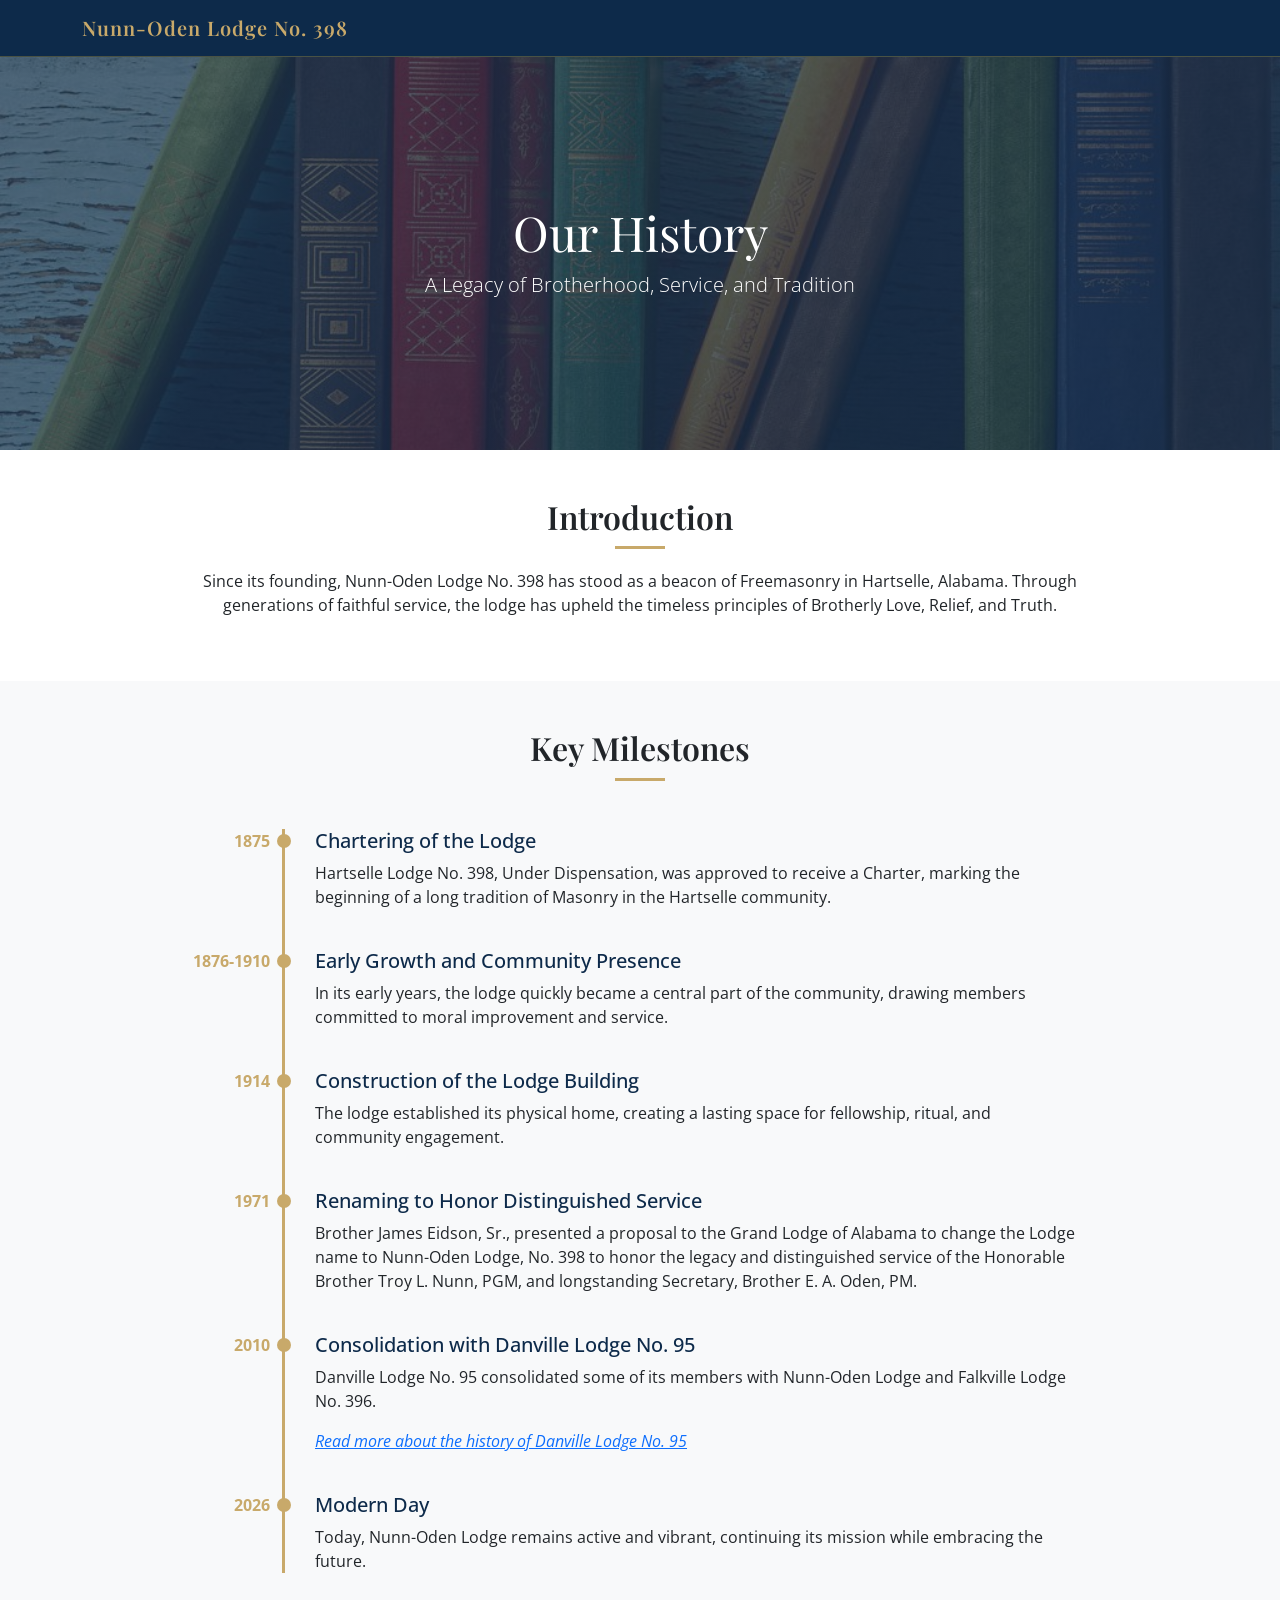
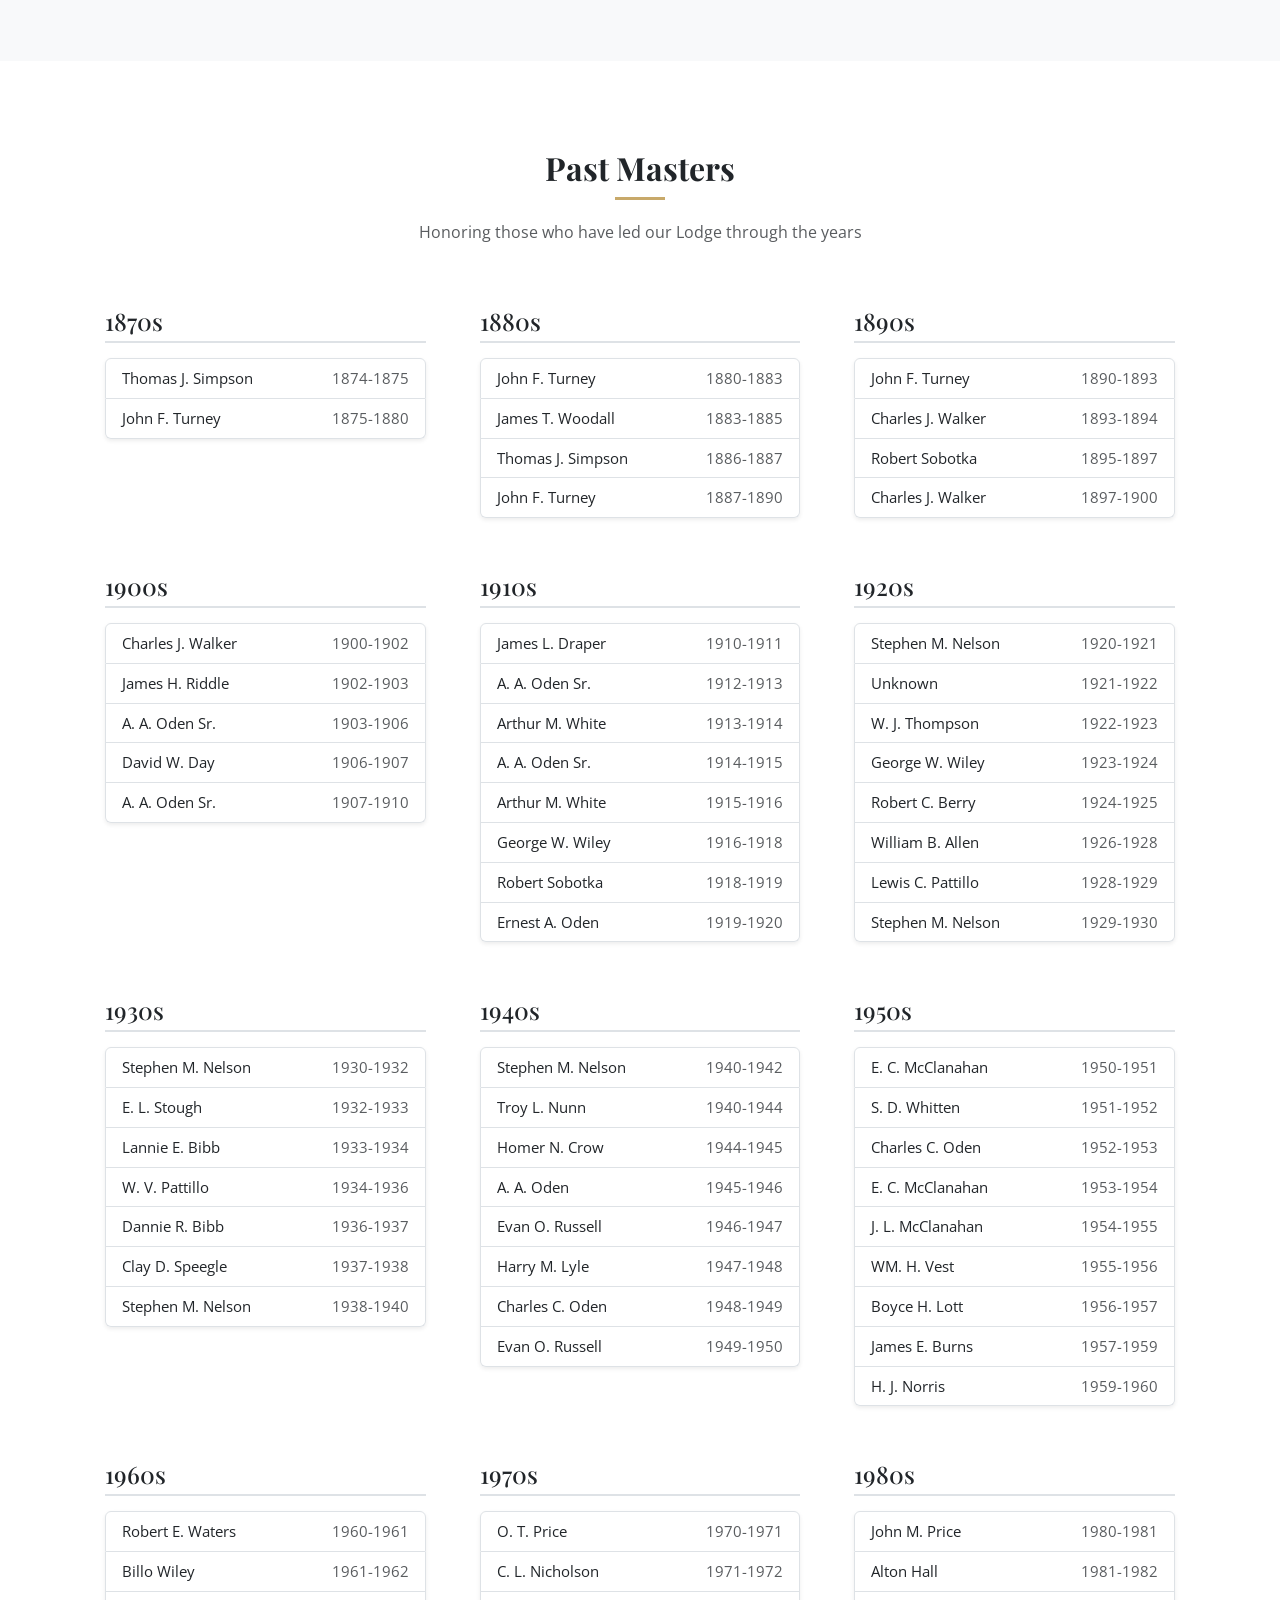
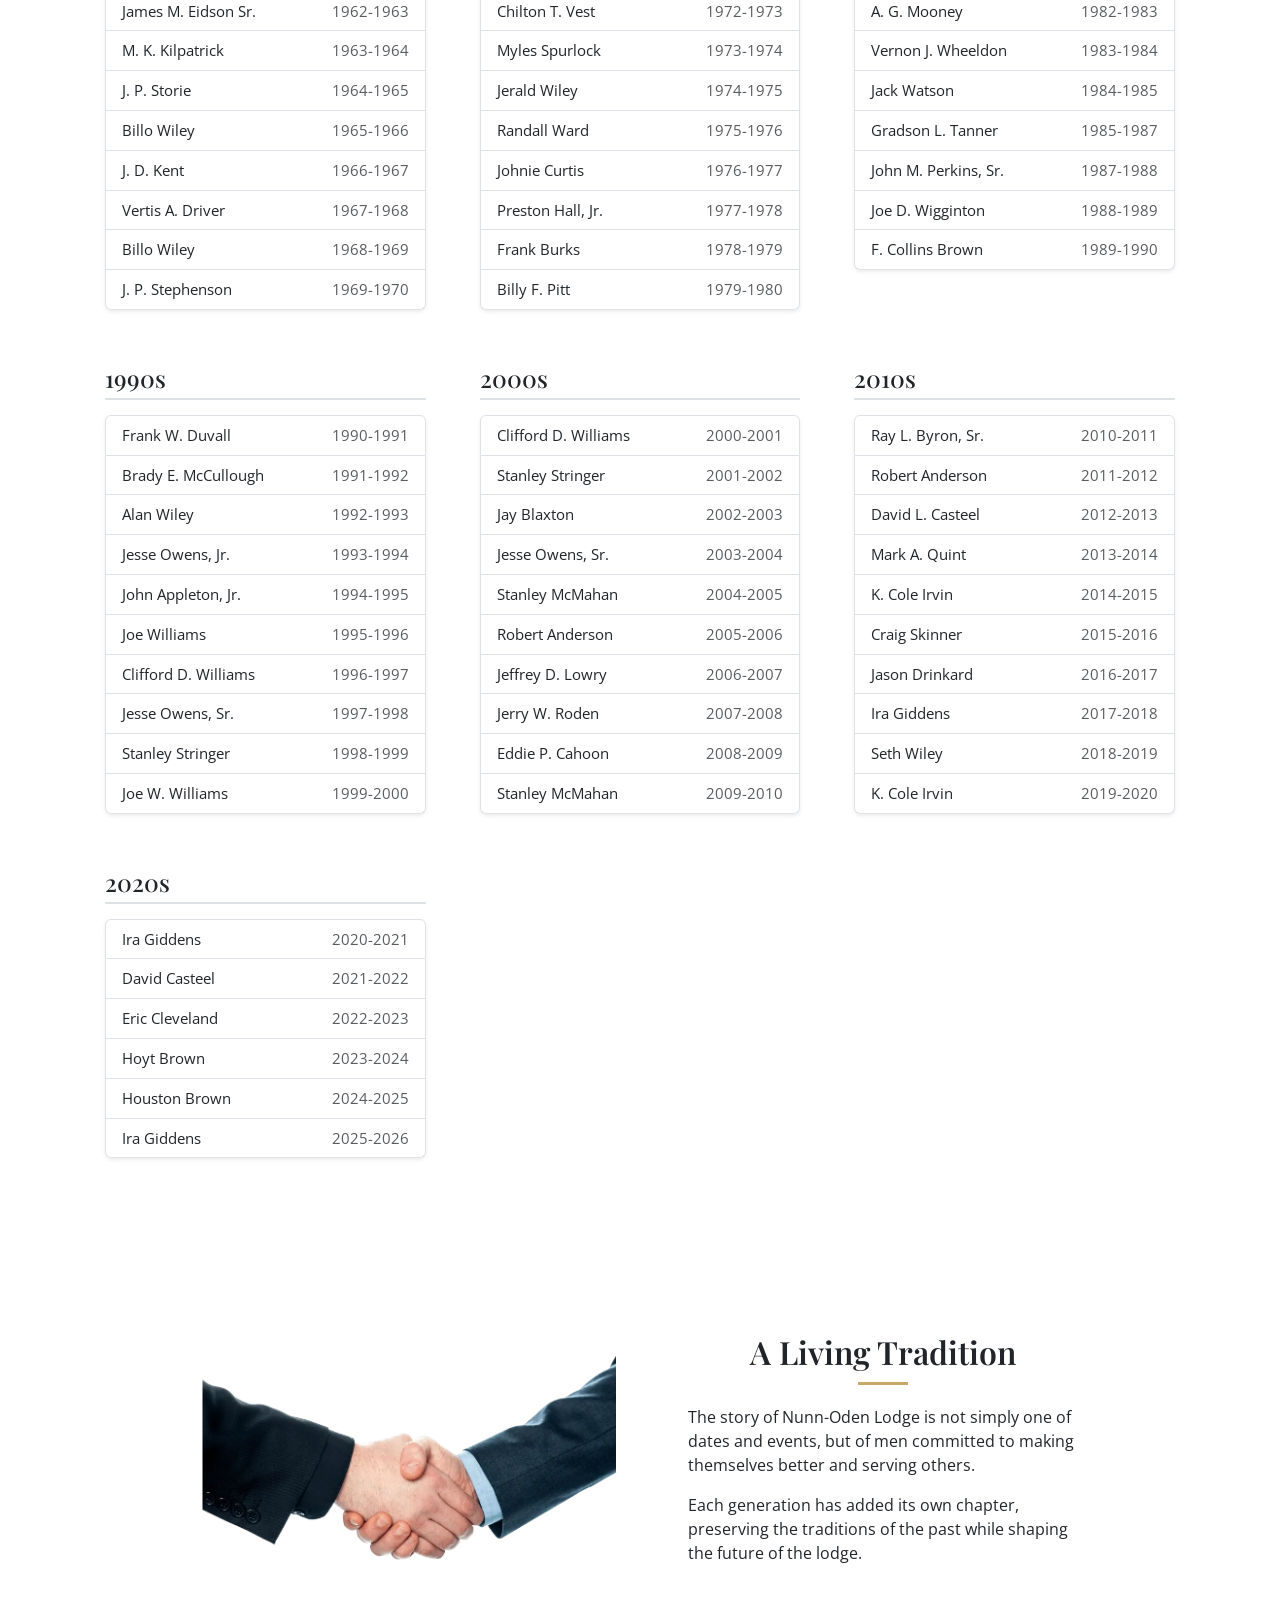
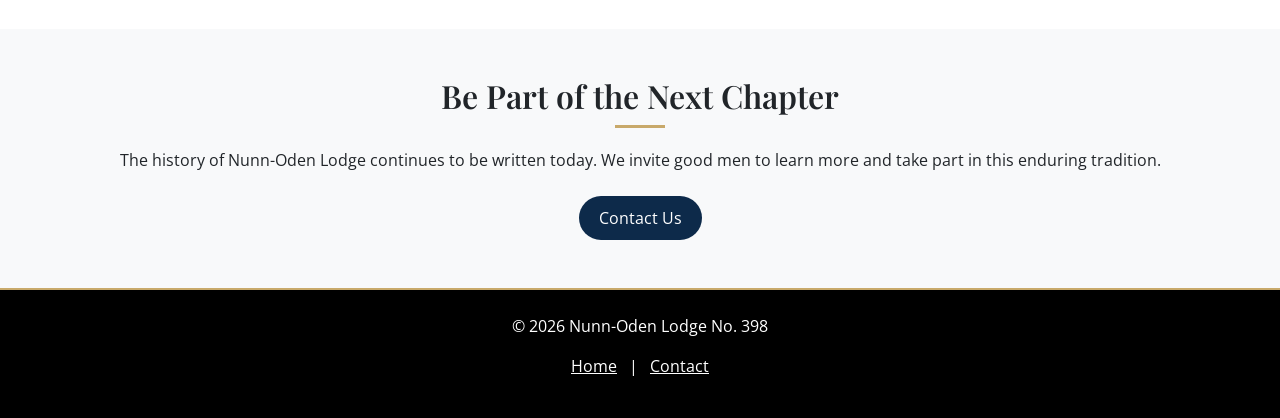
<file: history.html>
<!DOCTYPE html>
<html lang="en">
<head>
<meta charset="UTF-8">
<meta name="viewport" content="width=device-width, initial-scale=1">

<title>History | Nunn-Oden Lodge No. 398</title>

<link rel="icon" type="image/png" href="images/favicon.png">
  
<!-- Bootstrap -->
<link href="https://cdn.jsdelivr.net/npm/bootstrap@5.3.2/dist/css/bootstrap.min.css" rel="stylesheet">

<!-- Fonts -->
<link href="https://fonts.googleapis.com/css2?family=Open+Sans&family=Playfair+Display&display=swap" rel="stylesheet">

<!-- Font Awesome -->
<link href="https://cdnjs.cloudflare.com/ajax/libs/font-awesome/6.5.0/css/all.min.css" rel="stylesheet">

<!-- Custom CSS -->
<link rel="stylesheet" href="css/style.css">

<style>
/* ===== Accent Color Override (ONLY for this page) ===== */
:root {
    --accent-color: #c8a96a;
}

/* ===== Hero Section ===== */
.history-hero {
  margin-top: -70px;
  padding-top: 70px;
  height: 50vh;
  background: linear-gradient(rgba(13,42,74,0.7), rgba(13,42,74,0.7)),
              url('images/bookshelf.jpg') center/cover no-repeat;
  color: white;
}

/* ===== Content Width ===== */
.history-section {
  max-width: 900px;
  margin: auto;
}

/* ===== Timeline ===== */
.timeline {
  position: relative;
  margin-left: 80px; /* space for the years */
  border-left: 3px solid var(--accent-color);
  padding-left: 30px;
}

.timeline-item {
  position: relative;
  margin-bottom: 40px;
}

/* The dot on the line */
.timeline-item::before {
  content: "";
  position: absolute;
  left: -38px;
  top: 5px;
  width: 14px;
  height: 14px;
  background-color: var(--accent-color);
  border-radius: 50%;
}

/* The YEAR on the left */
.timeline-year {
  position: absolute;
  left: -125px;
  top: 0;
  width: 80px;
  text-align: right;
  font-weight: bold;
  color: var(--accent-color);
}

.timeline-item h5 {
  color: #0d2a4a;
}

/* ===== Buttons ===== */
.btn-dark {
  background-color: #0d2a4a;
  border: none;
}

.btn-dark:hover {
  background-color: var(--accent-color);
}

/* ===== Navbar Styling (override just for this page) ===== */
.navbar-custom {
  background-color: #0d2a4a;
}

.navbar-custom .navbar-brand {
  color: var(--accent-color);
}

.navbar-custom .nav-link {
  color: #e0e6ed;
}

.navbar-custom .nav-link:hover {
  color: var(--accent-color);
}

/* ===== Links ===== */
a {
  transition: color 0.3s ease;
}

a:hover {
  color: var(--accent-color);
}

/* ===== Section spacing fix ===== */
section {
  padding-top: 60px;
  padding-bottom: 60px;
}

/* ===== Anchor scroll fix ===== */
section {
  scroll-margin-top: 80px;
}
</style>

</head>

<body>

<!-- Navbar -->
<nav class="navbar navbar-expand-lg fixed-top navbar-custom">  
    <div class="container">
    <a class="navbar-brand" href="index.html">Nunn-Oden Lodge No. 398</a>
  </div>
</nav>

<!-- Hero -->
<header class="history-hero d-flex align-items-center text-center">
  <div class="container">
    <h1 class="display-5">Our History</h1>
    <p class="lead">A Legacy of Brotherhood, Service, and Tradition</p>
  </div>
</header>

<!-- Intro -->
<section class="py-5">
  <div class="container history-section text-center">
    <h2>Introduction</h2>
    <p>
      Since its founding, Nunn-Oden Lodge No. 398 has stood as a beacon of
      Freemasonry in Hartselle, Alabama. Through generations of faithful
      service, the lodge has upheld the timeless principles of Brotherly Love,
      Relief, and Truth.
    </p>
  </div>
</section>

<!-- Timeline -->
<section class="py-5 bg-light">
  <div class="container history-section">
    <h2 class="text-center mb-5">Key Milestones</h2>

    <div class="timeline">

      <div class="timeline-item">
	  	<div class="timeline-year">1875</div>
        <h5>Chartering of the Lodge</h5>
        <p>
          Hartselle Lodge No. 398, Under Dispensation, was approved to receive
		  a Charter, marking the beginning of a long tradition of Masonry in
		  the Hartselle community.
        </p>
      </div>

      <div class="timeline-item">
	    <div class="timeline-year">1876-1910</div>
        <h5>Early Growth and Community Presence</h5>
        <p>
          In its early years, the lodge quickly became a central part of the
          community, drawing members committed to moral improvement and service.
        </p>
      </div>

      <div class="timeline-item">
	    <div class="timeline-year">1914</div>
        <h5>Construction of the Lodge Building</h5>
        <p>
          The lodge established its physical home, creating a lasting space for
          fellowship, ritual, and community engagement.
        </p>
      </div>

      <div class="timeline-item">
	    <div class="timeline-year">1971</div>
        <h5>Renaming to Honor Distinguished Service</h5>
        <p>
          Brother James Eidson, Sr., presented a proposal to the Grand Lodge
		  of Alabama to change the Lodge name to Nunn-Oden Lodge, No. 398 to
		  honor the legacy and distinguished service of the Honorable Brother 
          Troy L. Nunn, PGM, and longstanding Secretary, Brother E. A. Oden, 
          PM.
        </p>
      </div>

      <div class="timeline-item">
	    <div class="timeline-year">2010</div>
        <h5>Consolidation with Danville Lodge No. 95</h5>
        <p>
          Danville Lodge No. 95 consolidated some of its members with Nunn-Oden
          Lodge and Falkville Lodge No. 396.
          <p class="fst-italic">
            <a href="danville-history.html">
              Read more about the history of Danville Lodge No. 95
            </a>
          </p>
        </p>
      </div>

      <div class="timeline-item">
	    <div class="timeline-year">2026</div>
        <h5>Modern Day</h5>
        <p>
          Today, Nunn-Oden Lodge remains active and vibrant, continuing its
          mission while embracing the future.
        </p>
      </div>

    </div>
  </div>
</section>

<!-- Past Master Section -->
<section id="past-masters" class="container my-5">
    <div class="text-center mb-5">
      <h2 class="fw-bold">Past Masters</h2>
      <p class="text-muted">Honoring those who have led our Lodge through the years</p>
    </div>
  
    <div class="row">
  
      <!-- 1870s Decade Block -->
      <div class="col-md-6 col-lg-4 mb-4">
        <div class="decade-block h-100">
          <h4>1870s</h4>
          <ul class="list-group shadow-sm">
            <li class="list-group-item d-flex justify-content-between">
              <span>Thomas J. Simpson</span>
              <span class="text-muted">1874-1875</span>
            </li>
            <li class="list-group-item d-flex justify-content-between">
              <span>John F. Turney</span>
              <span class="text-muted">1875-1880</span>
            </li>
          </ul>
        </div>
      </div>

      <!-- 1880s Decade Block -->
      <div class="col-md-6 col-lg-4 mb-4">
        <div class="decade-block h-100">
          <h4>1880s</h4>
          <ul class="list-group shadow-sm">
            <li class="list-group-item d-flex justify-content-between">
              <span>John F. Turney</span>
              <span class="text-muted">1880-1883</span>
            </li>
            <li class="list-group-item d-flex justify-content-between">
              <span>James T. Woodall</span>
              <span class="text-muted">1883-1885</span>
            </li>
            <li class="list-group-item d-flex justify-content-between">
              <span>Thomas J. Simpson</span>
              <span class="text-muted">1886-1887</span>
            </li>
            <li class="list-group-item d-flex justify-content-between">
              <span>John F. Turney</span>
              <span class="text-muted">1887-1890</span>
            </li>
          </ul>
        </div>
      </div>

      <!-- 1890s Decade Block -->
      <div class="col-md-6 col-lg-4 mb-4">
        <div class="decade-block h-100">
          <h4>1890s</h4>
          <ul class="list-group shadow-sm">
            <li class="list-group-item d-flex justify-content-between">
              <span>John F. Turney</span>
              <span class="text-muted">1890-1893</span>
            </li>
            <li class="list-group-item d-flex justify-content-between">
              <span>Charles J. Walker</span>
              <span class="text-muted">1893-1894</span>
            </li>
            <li class="list-group-item d-flex justify-content-between">
              <span>Robert Sobotka</span>
              <span class="text-muted">1895-1897</span>
            </li>
            <li class="list-group-item d-flex justify-content-between">
              <span>Charles J. Walker</span>
              <span class="text-muted">1897-1900</span>
            </li>
          </ul>
        </div>
      </div>      
    </div>

    <div class="row">
      <!-- 1900s Decade BLOCK -->
      <div class="col-md-6 col-lg-4 mb-4">
        <div class="decade-block h-100">
          <h4>1900s</h4>
          <ul class="list-group shadow-sm">
            <li class="list-group-item d-flex justify-content-between">
              <span>Charles J. Walker</span>
              <span class="text-muted">1900-1902</span>
            </li>
            <li class="list-group-item d-flex justify-content-between">
              <span>James H. Riddle</span>
              <span class="text-muted">1902-1903</span>
            </li>
            <li class="list-group-item d-flex justify-content-between">
              <span>A. A. Oden Sr.</span>
              <span class="text-muted">1903-1906</span>
            </li>
            <li class="list-group-item d-flex justify-content-between">
              <span>David W. Day</span>
              <span class="text-muted">1906-1907</span>
            </li>
            <li class="list-group-item d-flex justify-content-between">
              <span>A. A. Oden Sr.</span>
              <span class="text-muted">1907-1910</span>
            </li>
          </ul>
        </div>
      </div>

      <!-- 1910s Decade Block -->
      <div class="col-md-6 col-lg-4 mb-4">
          <div class="decade-block h-100">
          <h4>1910s</h4>
          <ul class="list-group shadow-sm">
            <li class="list-group-item d-flex justify-content-between">
              <span>James L. Draper</span>
              <span class="text-muted">1910-1911</span>
            </li>
            <li class="list-group-item d-flex justify-content-between">
              <span>A. A. Oden Sr.</span>
              <span class="text-muted">1912-1913</span>
            </li>
            <li class="list-group-item d-flex justify-content-between">
              <span>Arthur M. White</span>
              <span class="text-muted">1913-1914</span>
            </li>
            <li class="list-group-item d-flex justify-content-between">
              <span>A. A. Oden Sr.</span>
              <span class="text-muted">1914-1915</span>
            </li>
            <li class="list-group-item d-flex justify-content-between">
              <span>Arthur M. White</span>
              <span class="text-muted">1915-1916</span>
            </li>
            <li class="list-group-item d-flex justify-content-between">
              <span>George W. Wiley</span>
              <span class="text-muted">1916-1918</span>
            </li>
            <li class="list-group-item d-flex justify-content-between">
              <span>Robert Sobotka</span>
              <span class="text-muted">1918-1919</span>
            </li>
            <li class="list-group-item d-flex justify-content-between">
              <span>Ernest A. Oden</span>
              <span class="text-muted">1919-1920</span>
            </li>
          </ul>
          </div>
      </div>

      <!-- 1920s Decade Block -->
      <div class="col-md-6 col-lg-4 mb-4">
        <div class="decade-block h-100">
          <h4>1920s</h4>
          <ul class="list-group shadow-sm">
            <li class="list-group-item d-flex justify-content-between">
              <span>Stephen M. Nelson</span>
              <span class="text-muted">1920-1921</span>
            </li>
            <li class="list-group-item d-flex justify-content-between">
              <span>Unknown</span>
              <span class="text-muted">1921-1922</span>
            </li>
            <li class="list-group-item d-flex justify-content-between">
              <span>W. J. Thompson</span>
              <span class="text-muted">1922-1923</span>
            </li>
            <li class="list-group-item d-flex justify-content-between">
              <span>George W. Wiley</span>
              <span class="text-muted">1923-1924</span>
            </li>
            <li class="list-group-item d-flex justify-content-between">
              <span>Robert C. Berry</span>
              <span class="text-muted">1924-1925</span>
            </li>
            <li class="list-group-item d-flex justify-content-between">
              <span>William B. Allen</span>
              <span class="text-muted">1926-1928</span>
            </li>
            <li class="list-group-item d-flex justify-content-between">
              <span>Lewis C. Pattillo</span>
              <span class="text-muted">1928-1929</span>
            </li>
            <li class="list-group-item d-flex justify-content-between">
              <span>Stephen M. Nelson</span>
              <span class="text-muted">1929-1930</span>
            </li>
          </ul>
        </div>
      </div>
    </div>

    <div class="row">
        <!-- 1930s Decade Block -->
        <div class="col-md-6 col-lg-4 mb-4">
          <div class="decade-block h-100">
            <h4>1930s</h4>
            <ul class="list-group shadow-sm">
              <li class="list-group-item d-flex justify-content-between">
                <span>Stephen M. Nelson</span>
                <span class="text-muted">1930-1932</span>
              </li>
              <li class="list-group-item d-flex justify-content-between">
                <span>E. L. Stough</span>
                <span class="text-muted">1932-1933</span>
              </li>
              <li class="list-group-item d-flex justify-content-between">
                <span>Lannie E. Bibb</span>
                <span class="text-muted">1933-1934</span>
              </li>
              <li class="list-group-item d-flex justify-content-between">
                <span>W. V. Pattillo</span>
                <span class="text-muted">1934-1936</span>
              </li>
              <li class="list-group-item d-flex justify-content-between">
                <span>Dannie R. Bibb</span>
                <span class="text-muted">1936-1937</span>
              </li>
              <li class="list-group-item d-flex justify-content-between">
                <span>Clay D. Speegle</span>
                <span class="text-muted">1937-1938</span>
              </li>
              <li class="list-group-item d-flex justify-content-between">
                <span>Stephen M. Nelson</span>
                <span class="text-muted">1938-1940</span>
              </li>
            </ul>
          </div>
        </div>

        <!-- 1940s Decade Block -->
        <div class="col-md-6 col-lg-4 mb-4">
            <div class="decade-block h-100">
              <h4>1940s</h4>
              <ul class="list-group shadow-sm">
                <li class="list-group-item d-flex justify-content-between">
                  <span>Stephen M. Nelson</span>
                  <span class="text-muted">1940-1942</span>
                </li>
                <li class="list-group-item d-flex justify-content-between">
                  <span>Troy L. Nunn</span>
                  <span class="text-muted">1940-1944</span>
                </li>
                <li class="list-group-item d-flex justify-content-between">
                  <span>Homer N. Crow</span>
                  <span class="text-muted">1944-1945</span>
                </li>
                <li class="list-group-item d-flex justify-content-between">
                  <span>A. A. Oden</span>
                  <span class="text-muted">1945-1946</span>
                </li>
                <li class="list-group-item d-flex justify-content-between">
                  <span>Evan O. Russell</span>
                  <span class="text-muted">1946-1947</span>
                </li>
                <li class="list-group-item d-flex justify-content-between">
                  <span>Harry M. Lyle</span>
                  <span class="text-muted">1947-1948</span>
                </li>
                <li class="list-group-item d-flex justify-content-between">
                  <span>Charles C. Oden</span>
                  <span class="text-muted">1948-1949</span>
                </li>
                <li class="list-group-item d-flex justify-content-between">
                  <span>Evan O. Russell</span>
                  <span class="text-muted">1949-1950</span>
                </li>
              </ul>
            </div>
          </div>

        <!-- 1950s Decade Block -->
        <div class="col-md-6 col-lg-4 mb-4">
            <div class="decade-block h-100">
              <h4>1950s</h4>
              <ul class="list-group shadow-sm">
                <li class="list-group-item d-flex justify-content-between">
                  <span>E. C. McClanahan</span>
                  <span class="text-muted">1950-1951</span>
                </li>
                <li class="list-group-item d-flex justify-content-between">
                  <span>S. D. Whitten</span>
                  <span class="text-muted">1951-1952</span>
                </li>
                <li class="list-group-item d-flex justify-content-between">
                  <span>Charles C. Oden</span>
                  <span class="text-muted">1952-1953</span>
                </li>
                <li class="list-group-item d-flex justify-content-between">
                  <span>E. C. McClanahan</span>
                  <span class="text-muted">1953-1954</span>
                </li>
                <li class="list-group-item d-flex justify-content-between">
                  <span>J. L. McClanahan</span>
                  <span class="text-muted">1954-1955</span>
                </li>
                <li class="list-group-item d-flex justify-content-between">
                  <span>WM. H. Vest</span>
                  <span class="text-muted">1955-1956</span>
                </li>
                <li class="list-group-item d-flex justify-content-between">
                  <span>Boyce H. Lott</span>
                  <span class="text-muted">1956-1957</span>
                </li>
                <li class="list-group-item d-flex justify-content-between">
                  <span>James E. Burns</span>
                  <span class="text-muted">1957-1959</span>
                </li>
                <li class="list-group-item d-flex justify-content-between">
                  <span>H. J. Norris</span>
                  <span class="text-muted">1959-1960</span>
                </li>
              </ul>
            </div>
        </div>
    </div>

    <div class="row">
        <!-- 1960s Decade Block -->
        <div class="col-md-6 col-lg-4 mb-4">
          <div class="decade-block h-100">
            <h4>1960s</h4>
            <ul class="list-group shadow-sm">
              <li class="list-group-item d-flex justify-content-between">
                <span>Robert E. Waters</span>
                <span class="text-muted">1960-1961</span>
              </li>
              <li class="list-group-item d-flex justify-content-between">
                <span>Billo Wiley</span>
                <span class="text-muted">1961-1962</span>
              </li>
              <li class="list-group-item d-flex justify-content-between">
                <span>James M. Eidson Sr.</span>
                <span class="text-muted">1962-1963</span>
              </li>
              <li class="list-group-item d-flex justify-content-between">
                <span>M. K. Kilpatrick</span>
                <span class="text-muted">1963-1964</span>
              </li>
              <li class="list-group-item d-flex justify-content-between">
                <span>J. P. Storie</span>
                <span class="text-muted">1964-1965</span>
              </li>
              <li class="list-group-item d-flex justify-content-between">
                <span>Billo Wiley</span>
                <span class="text-muted">1965-1966</span>
              </li>
              <li class="list-group-item d-flex justify-content-between">
                <span>J. D. Kent</span>
                <span class="text-muted">1966-1967</span>
              </li>
              <li class="list-group-item d-flex justify-content-between">
                <span>Vertis A. Driver</span>
                <span class="text-muted">1967-1968</span>
              </li>
              <li class="list-group-item d-flex justify-content-between">
                <span>Billo Wiley</span>
                <span class="text-muted">1968-1969</span>
              </li>
              <li class="list-group-item d-flex justify-content-between">
                <span>J. P. Stephenson</span>
                <span class="text-muted">1969-1970</span>
              </li>
            </ul>
          </div>
        </div>

        <!-- 1970s Decade Block -->
        <div class="col-md-6 col-lg-4 mb-4">
            <div class="decade-block h-100">
              <h4>1970s</h4>
              <ul class="list-group shadow-sm">
                <li class="list-group-item d-flex justify-content-between">
                  <span>O. T. Price</span>
                  <span class="text-muted">1970-1971</span>
                </li>
                <li class="list-group-item d-flex justify-content-between">
                  <span>C. L. Nicholson</span>
                  <span class="text-muted">1971-1972</span>
                </li>
                <li class="list-group-item d-flex justify-content-between">
                  <span>Chilton T. Vest</span>
                  <span class="text-muted">1972-1973</span>
                </li>
                <li class="list-group-item d-flex justify-content-between">
                  <span>Myles Spurlock</span>
                  <span class="text-muted">1973-1974</span>
                </li>
                <li class="list-group-item d-flex justify-content-between">
                  <span>Jerald Wiley</span>
                  <span class="text-muted">1974-1975</span>
                </li>
                <li class="list-group-item d-flex justify-content-between">
                  <span>Randall Ward</span>
                  <span class="text-muted">1975-1976</span>
                </li>
                <li class="list-group-item d-flex justify-content-between">
                  <span>Johnie Curtis</span>
                  <span class="text-muted">1976-1977</span>
                </li>
                <li class="list-group-item d-flex justify-content-between">
                  <span>Preston Hall, Jr.</span>
                  <span class="text-muted">1977-1978</span>
                </li>
                <li class="list-group-item d-flex justify-content-between">
                  <span>Frank Burks</span>
                  <span class="text-muted">1978-1979</span>
                </li>
                <li class="list-group-item d-flex justify-content-between">
                  <span>Billy F. Pitt</span>
                  <span class="text-muted">1979-1980</span>
                </li>
              </ul>
            </div>
          </div>

        <!-- 1980s Decade Block -->
        <div class="col-md-6 col-lg-4 mb-4">
            <div class="decade-block h-100">
              <h4>1980s</h4>
              <ul class="list-group shadow-sm">
                <li class="list-group-item d-flex justify-content-between">
                  <span>John M. Price</span>
                  <span class="text-muted">1980-1981</span>
                </li>
                <li class="list-group-item d-flex justify-content-between">
                  <span>Alton Hall</span>
                  <span class="text-muted">1981-1982</span>
                </li>
                <li class="list-group-item d-flex justify-content-between">
                  <span>A. G. Mooney</span>
                  <span class="text-muted">1982-1983</span>
                </li>
                <li class="list-group-item d-flex justify-content-between">
                  <span>Vernon J. Wheeldon</span>
                  <span class="text-muted">1983-1984</span>
                </li>
                <li class="list-group-item d-flex justify-content-between">
                  <span>Jack Watson</span>
                  <span class="text-muted">1984-1985</span>
                </li>
                <li class="list-group-item d-flex justify-content-between">
                  <span>Gradson L. Tanner</span>
                  <span class="text-muted">1985-1987</span>
                </li>
                <li class="list-group-item d-flex justify-content-between">
                  <span>John M. Perkins, Sr.</span>
                  <span class="text-muted">1987-1988</span>
                </li>
                <li class="list-group-item d-flex justify-content-between">
                  <span>Joe D. Wigginton</span>
                  <span class="text-muted">1988-1989</span>
                </li>
                <li class="list-group-item d-flex justify-content-between">
                  <span>F. Collins Brown</span>
                  <span class="text-muted">1989-1990</span>
                </li>
              </ul>
            </div>
          </div>
    </div>

    <div class="row">
        <!-- 1990s Decade Block -->
        <div class="col-md-6 col-lg-4 mb-4">
          <div class="decade-block h-100">
            <h4>1990s</h4>
            <ul class="list-group shadow-sm">
              <li class="list-group-item d-flex justify-content-between">
                <span>Frank W. Duvall</span>
                <span class="text-muted">1990-1991</span>
              </li>
              <li class="list-group-item d-flex justify-content-between">
                <span>Brady E. McCullough</span>
                <span class="text-muted">1991-1992</span>
              </li>
              <li class="list-group-item d-flex justify-content-between">
                <span>Alan Wiley</span>
                <span class="text-muted">1992-1993</span>
              </li>
              <li class="list-group-item d-flex justify-content-between">
                <span>Jesse Owens, Jr.</span>
                <span class="text-muted">1993-1994</span>
              </li>
              <li class="list-group-item d-flex justify-content-between">
                <span>John Appleton, Jr.</span>
                <span class="text-muted">1994-1995</span>
              </li>
              <li class="list-group-item d-flex justify-content-between">
                <span>Joe Williams</span>
                <span class="text-muted">1995-1996</span>
              </li>
              <li class="list-group-item d-flex justify-content-between">
                <span>Clifford D. Williams</span>
                <span class="text-muted">1996-1997</span>
              </li>
			  <li class="list-group-item d-flex justify-content-between">
                <span>Jesse Owens, Sr.</span>
                <span class="text-muted">1997-1998</span>
              </li>
			  <li class="list-group-item d-flex justify-content-between">
                <span>Stanley Stringer</span>
                <span class="text-muted">1998-1999</span>
              </li>
			  <li class="list-group-item d-flex justify-content-between">
                <span>Joe W. Williams</span>
                <span class="text-muted">1999-2000</span>
              </li>
            </ul>
          </div>
        </div>

        <!-- 2000s Decade Block -->
        <div class="col-md-6 col-lg-4 mb-4">
            <div class="decade-block h-100">
              <h4>2000s</h4>
              <ul class="list-group shadow-sm">
                <li class="list-group-item d-flex justify-content-between">
                  <span>Clifford D. Williams</span>
                  <span class="text-muted">2000-2001</span>
                </li>
				<li class="list-group-item d-flex justify-content-between">
                  <span>Stanley Stringer</span>
                  <span class="text-muted">2001-2002</span>
                </li>
				<li class="list-group-item d-flex justify-content-between">
                  <span>Jay Blaxton</span>
                  <span class="text-muted">2002-2003</span>
                </li>
				<li class="list-group-item d-flex justify-content-between">
                  <span>Jesse Owens, Sr.</span>
                  <span class="text-muted">2003-2004</span>
                </li>
				<li class="list-group-item d-flex justify-content-between">
                  <span>Stanley McMahan</span>
                  <span class="text-muted">2004-2005</span>
                </li>
				<li class="list-group-item d-flex justify-content-between">
                  <span>Robert Anderson</span>
                  <span class="text-muted">2005-2006</span>
                </li>
				<li class="list-group-item d-flex justify-content-between">
                  <span>Jeffrey D. Lowry</span>
                  <span class="text-muted">2006-2007</span>
                </li>
				<li class="list-group-item d-flex justify-content-between">
                  <span>Jerry W. Roden</span>
                  <span class="text-muted">2007-2008</span>
                </li>
				<li class="list-group-item d-flex justify-content-between">
                  <span>Eddie P. Cahoon</span>
                  <span class="text-muted">2008-2009</span>
                </li>
				<li class="list-group-item d-flex justify-content-between">
                  <span>Stanley McMahan</span>
                  <span class="text-muted">2009-2010</span>
                </li>
              </ul>
            </div>
        </div>

        <!-- 2010s Decade Block -->
        <div class="col-md-6 col-lg-4 mb-4">
          <div class="decade-block h-100">
            <h4>2010s</h4>
            <ul class="list-group shadow-sm">
              <li class="list-group-item d-flex justify-content-between">
                <span>Ray L. Byron, Sr.</span>
                <span class="text-muted">2010-2011</span>
              </li>
			  <li class="list-group-item d-flex justify-content-between">
                <span>Robert Anderson</span>
                <span class="text-muted">2011-2012</span>
              </li>
			  <li class="list-group-item d-flex justify-content-between">
                <span>David L. Casteel</span>
                <span class="text-muted">2012-2013</span>
              </li>
			  <li class="list-group-item d-flex justify-content-between">
                <span>Mark A. Quint</span>
                <span class="text-muted">2013-2014</span>
              </li>
			  <li class="list-group-item d-flex justify-content-between">
                <span>K. Cole Irvin</span>
                <span class="text-muted">2014-2015</span>
              </li>
			  <li class="list-group-item d-flex justify-content-between">
                <span>Craig Skinner</span>
                <span class="text-muted">2015-2016</span>
              </li>
			  <li class="list-group-item d-flex justify-content-between">
                <span>Jason Drinkard</span>
                <span class="text-muted">2016-2017</span>
              </li>
			  <li class="list-group-item d-flex justify-content-between">
                <span>Ira Giddens</span>
                <span class="text-muted">2017-2018</span>
              </li>
			  <li class="list-group-item d-flex justify-content-between">
                <span>Seth Wiley</span>
                <span class="text-muted">2018-2019</span>
              </li>
			  <li class="list-group-item d-flex justify-content-between">
                <span>K. Cole Irvin</span>
                <span class="text-muted">2019-2020</span>
              </li>
            </ul>
          </div>
        </div>
      </div>

      <div class="row">
          <!-- 2020s Decade Block -->
        <div class="col-md-6 col-lg-4 mb-4">
            <div class="decade-block h-100">
                <h4>2020s</h4>
                <ul class="list-group shadow-sm">
                    <li class="list-group-item d-flex justify-content-between">
                        <span>Ira Giddens</span>
                        <span class="text-muted">2020-2021</span>
                    </li>
                    <li class="list-group-item d-flex justify-content-between">
                        <span>David Casteel</span>
                        <span class="text-muted">2021-2022</span>
                    </li>
                    <li class="list-group-item d-flex justify-content-between">
                        <span>Eric Cleveland</span>
                        <span class="text-muted">2022-2023</span>
                    </li>
                    <li class="list-group-item d-flex justify-content-between">
                        <span>Hoyt Brown</span>
                        <span class="text-muted">2023-2024</span>
                    </li>
                    <li class="list-group-item d-flex justify-content-between">
                        <span>Houston Brown</span>
                        <span class="text-muted">2024-2025</span>
                    </li>
                    <li class="list-group-item d-flex justify-content-between">
                        <span>Ira Giddens</span>
                        <span class="text-muted">2025-2026</span>
                    </li>
                </ul>
            </div>
        </div>
    </div>
</section>

<!-- Image + Narrative -->
<section class="py-5">
  <div class="container history-section">
    <div class="row align-items-center gx-5">

      <div class="col-md-6">
        <img src="images/shake.webp" class="img-fluid">
      </div>

      <div class="col-md-6 ps-md-5">
        <h2 class="text-center">A Living Tradition</h2>
        <p>
          The story of Nunn-Oden Lodge is not simply one of dates and events,
          but of men committed to making themselves better and serving others.
        </p>

        <p>
          Each generation has added its own chapter, preserving the traditions
          of the past while shaping the future of the lodge.
        </p>
      </div>

    </div>
  </div>
</section>

<!-- Call to Action -->
<section class="py-5 bg-light text-center">
  <div class="container">
    <h2>Be Part of the Next Chapter</h2>
    <p class="mb-4">
      The history of Nunn-Oden Lodge continues to be written today.
      We invite good men to learn more and take part in this enduring tradition.
    </p>

    <a href="index.html#contact" class="btn btn-dark">
      Contact Us
    </a>
  </div>
</section>

<!-- Footer -->
<footer class="bg-black text-center text-white py-4">
  <p>&copy; 2026 Nunn-Oden Lodge No. 398</p>
  <p>
    <a href="index.html#history" class="text-white mx-2">Home</a> |
    <a href="index.html#contact" class="text-white mx-2">Contact</a>
  </p>
</footer>

<script src="https://cdn.jsdelivr.net/npm/bootstrap@5.3.2/dist/js/bootstrap.bundle.min.js"></script>

</body>
</html>
</file>
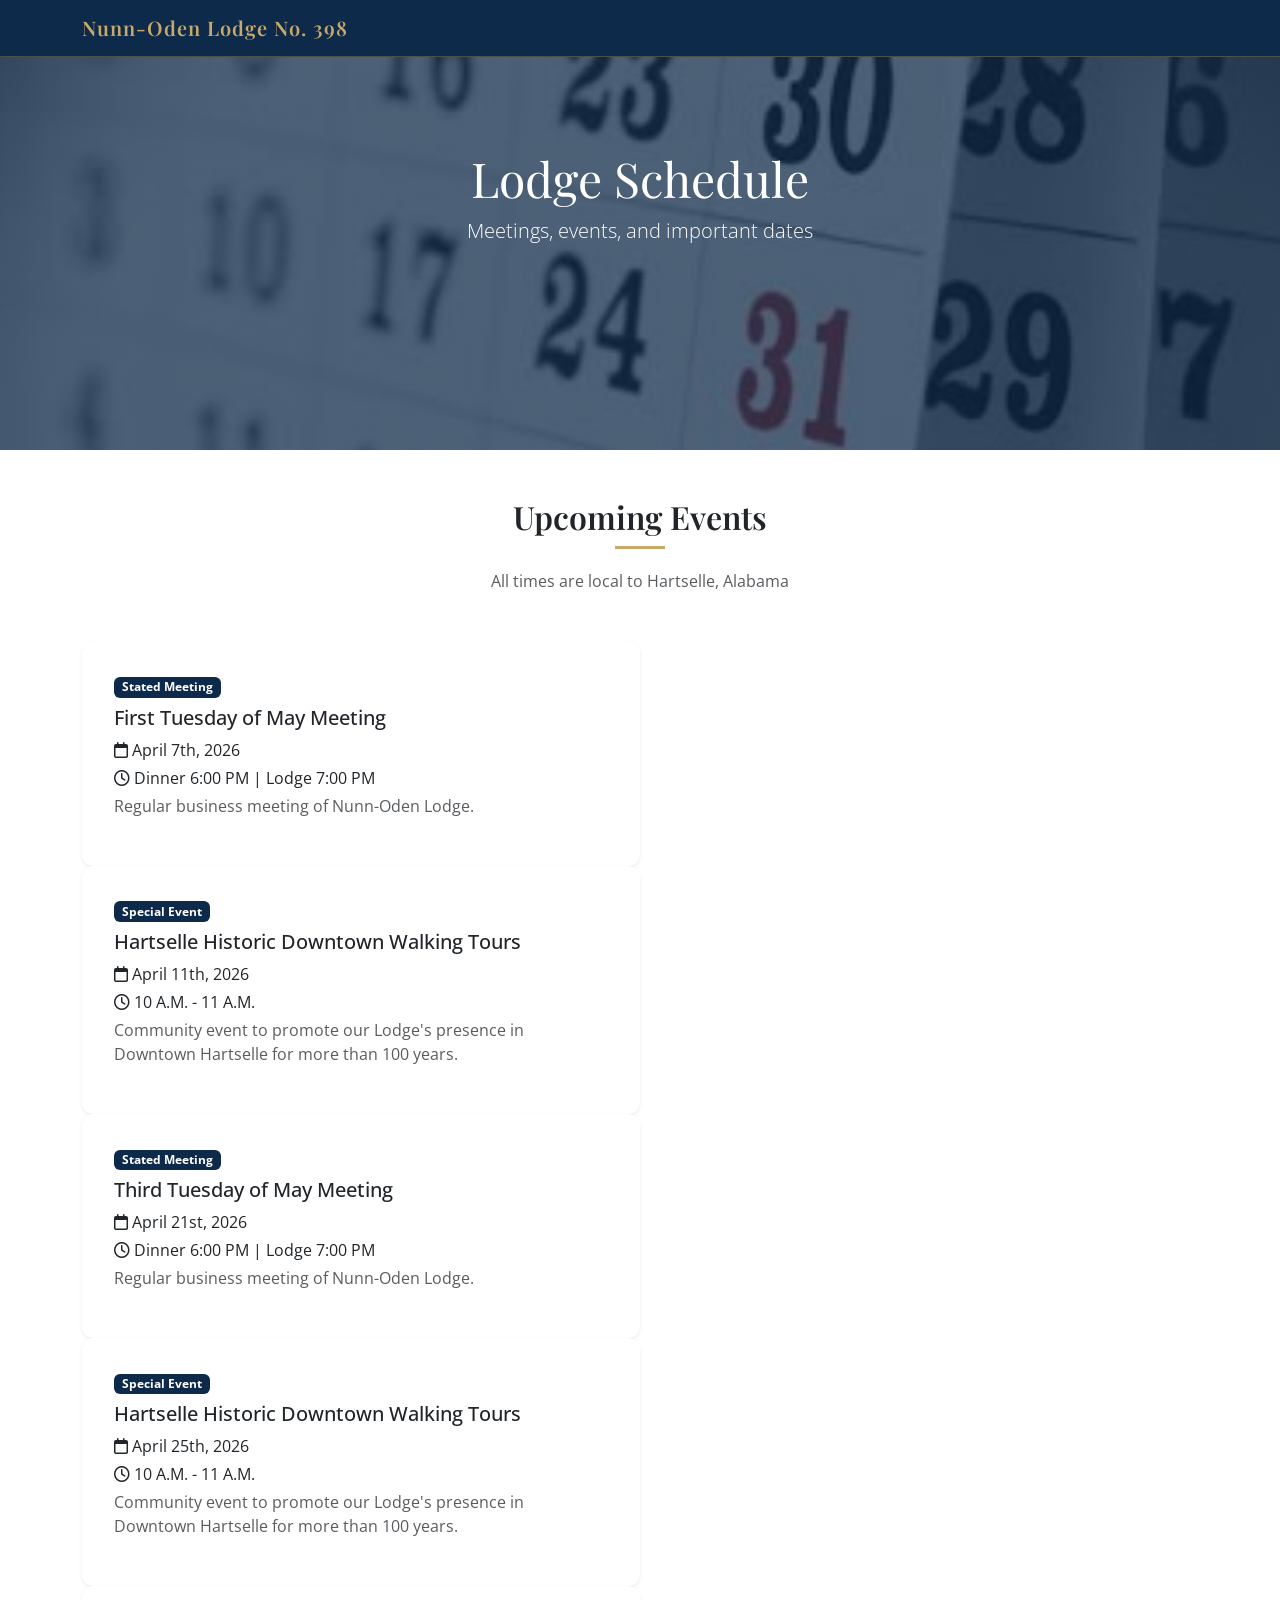
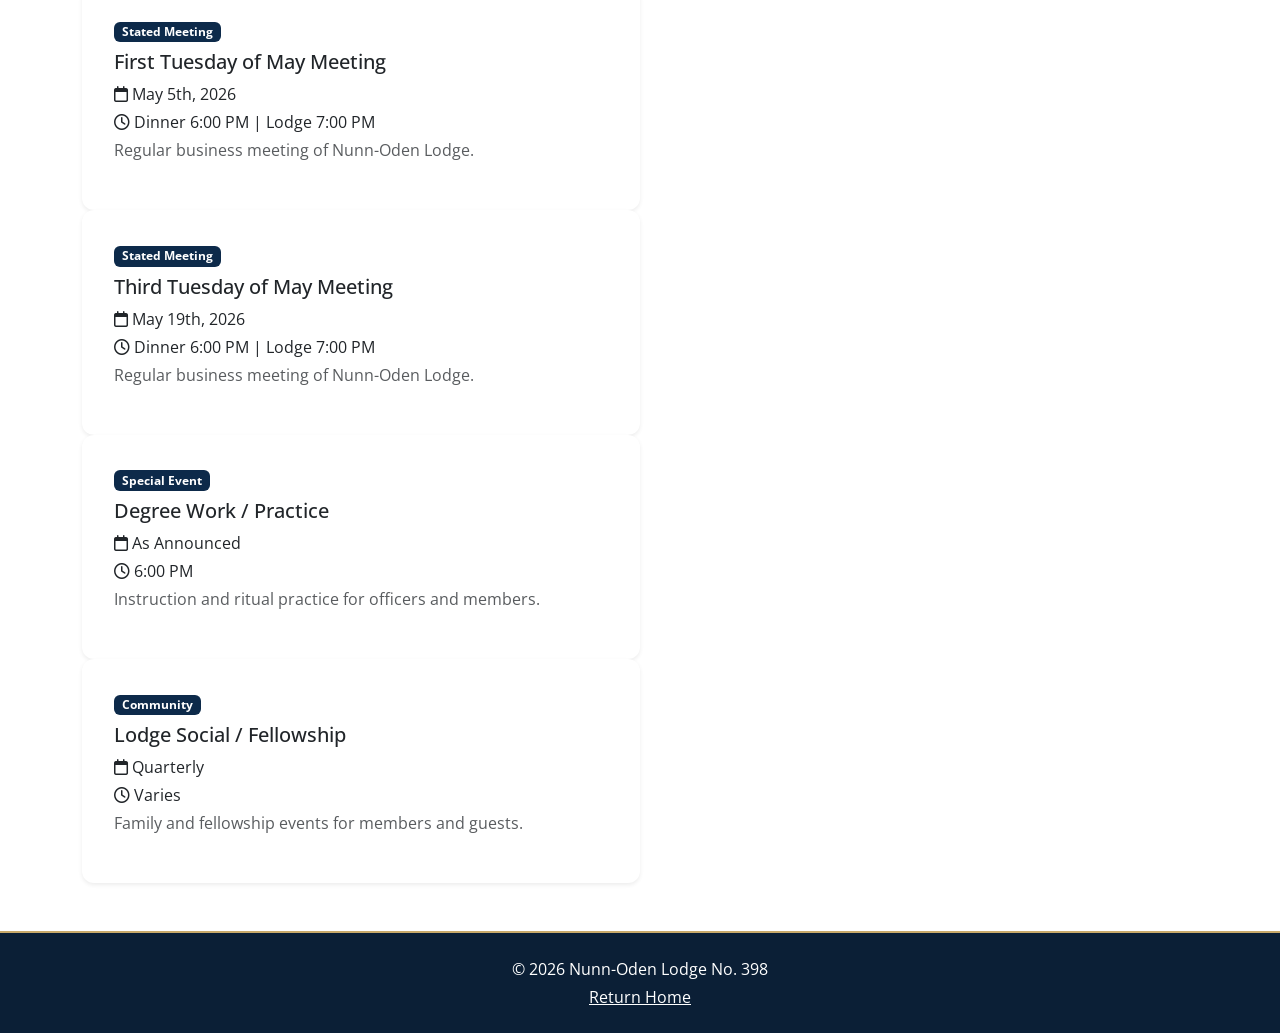
<file: schedule.html>
<!DOCTYPE html>
<html lang="en">
<head>
<meta charset="UTF-8">
<meta name="viewport" content="width=device-width, initial-scale=1">

<title>Schedule | Nunn-Oden Lodge No. 398</title>

<link rel="icon" type="image/png" href="images/favicon.png">

<!-- Bootstrap -->
<link href="https://cdn.jsdelivr.net/npm/bootstrap@5.3.2/dist/css/bootstrap.min.css" rel="stylesheet">

<!-- Fonts -->
<link href="https://fonts.googleapis.com/css2?family=Open+Sans&family=Playfair+Display&display=swap" rel="stylesheet">

<!-- Font Awesome -->
<link href="https://cdnjs.cloudflare.com/ajax/libs/font-awesome/6.5.0/css/all.min.css" rel="stylesheet">

<link rel="stylesheet" href="css/style.css">

    <style>
        :root 
        {
            --primary: #0d2a4a;
            --light-bg: #c8a96a;
        }

        .schedule-hero 
        {
            margin-top: -70px;
            padding-top: 150px;
            height: 50vh;
            background: linear-gradient(rgba(13,42,74,0.7), rgba(13,42,74,0.7)),
                        url('images/schedule.jpg') center/cover no-repeat;
            color: white;
            text-align: center;
        }

        .event-card 
        {
            border: none;
            border-radius: 12px;
            transition: transform 0.2s ease;
        }

        .event-card:hover 
        {
            transform: translateY(-3px);
        }

        .badge-custom 
        {
            background-color: var(--primary);
        }
    </style>
</head>

<body>
<!-- Navbar -->
<nav class="navbar navbar-expand-lg fixed-top navbar-custom">  
    <div class="container">
        <a class="navbar-brand" href="index.html">Nunn-Oden Lodge No. 398</a>
    </div>
</nav>

<!-- Hero -->
<header class="schedule-hero">
    <div class="container">
        <h1 class="display-5">Lodge Schedule</h1>
        <p class="lead">Meetings, events, and important dates</p>
    </div>
</header>

<!-- Content -->
<section class="py-5">
    <div class="container">
        <div class="text-center mb-5">
            <h2>Upcoming Events</h2>
            <p class="text-muted">All times are local to Hartselle, Alabama</p>
        </div>

        <div class="col-md-6">
            <div class="card event-card shadow-sm p-3">
                <div class="card-body">
                    <span class="badge badge-custom mb-2">Stated Meeting</span>
                    <h5>First Tuesday of May Meeting</h5>
                    <p class="mb-1"><i class="fa-regular fa-calendar"></i> April 7th, 2026</p>
                    <p class="mb-1"><i class="fa-regular fa-clock"></i> Dinner 6:00 PM | Lodge 7:00 PM</p>
                    <p class="text-muted">Regular business meeting of Nunn-Oden Lodge.</p>
                </div>
            </div>
        </div>

        <div class="col-md-6">
            <div class="card event-card shadow-sm p-3">
                <div class="card-body">
                    <span class="badge badge-custom mb-2">Special Event</span>
                    <h5>Hartselle Historic Downtown Walking Tours</h5>
                    <p class="mb-1"><i class="fa-regular fa-calendar"></i> April 11th, 2026</p>
                    <p class="mb-1"><i class="fa-regular fa-clock"></i> 10 A.M. - 11 A.M.</p>
                    <p class="text-muted">Community event to promote our Lodge's presence
                        in Downtown Hartselle for more than 100 years.
                    </p>
                </div>
            </div>
        </div>

        <div class="col-md-6">
            <div class="card event-card shadow-sm p-3">
                <div class="card-body">
                    <span class="badge badge-custom mb-2">Stated Meeting</span>
                    <h5>Third Tuesday of May Meeting</h5>
                    <p class="mb-1"><i class="fa-regular fa-calendar"></i> April 21st, 2026</p>
                    <p class="mb-1"><i class="fa-regular fa-clock"></i> Dinner 6:00 PM | Lodge 7:00 PM</p>
                    <p class="text-muted">Regular business meeting of Nunn-Oden Lodge.</p>
                </div>
            </div>
        </div>

        <div class="col-md-6">
            <div class="card event-card shadow-sm p-3">
                <div class="card-body">
                    <span class="badge badge-custom mb-2">Special Event</span>
                    <h5>Hartselle Historic Downtown Walking Tours</h5>
                    <p class="mb-1"><i class="fa-regular fa-calendar"></i> April 25th, 2026</p>
                    <p class="mb-1"><i class="fa-regular fa-clock"></i> 10 A.M. - 11 A.M.</p>
                    <p class="text-muted">Community event to promote our Lodge's presence
                        in Downtown Hartselle for more than 100 years.
                    </p>
                </div>
            </div>
        </div>

        <div class="col-md-6">
            <div class="card event-card shadow-sm p-3">
                <div class="card-body">
                    <span class="badge badge-custom mb-2">Stated Meeting</span>
                    <h5>First Tuesday of May Meeting</h5>
                    <p class="mb-1"><i class="fa-regular fa-calendar"></i> May 5th, 2026</p>
                    <p class="mb-1"><i class="fa-regular fa-clock"></i> Dinner 6:00 PM | Lodge 7:00 PM</p>
                    <p class="text-muted">Regular business meeting of Nunn-Oden Lodge.</p>
                </div>
            </div>
        </div>

        <div class="col-md-6">
            <div class="card event-card shadow-sm p-3">
                <div class="card-body">
                    <span class="badge badge-custom mb-2">Stated Meeting</span>
                    <h5>Third Tuesday of May Meeting</h5>
                    <p class="mb-1"><i class="fa-regular fa-calendar"></i> May 19th, 2026</p>
                    <p class="mb-1"><i class="fa-regular fa-clock"></i> Dinner 6:00 PM | Lodge 7:00 PM</p>
                    <p class="text-muted">Regular business meeting of Nunn-Oden Lodge.</p>
                </div>
            </div>
        </div>

        <div class="col-md-6">
            <div class="card event-card shadow-sm p-3">
                <div class="card-body">
                    <span class="badge badge-custom mb-2">Special Event</span>
                    <h5>Degree Work / Practice</h5>
                    <p class="mb-1"><i class="fa-regular fa-calendar"></i> As Announced</p>
                    <p class="mb-1"><i class="fa-regular fa-clock"></i> 6:00 PM</p>
                    <p class="text-muted">Instruction and ritual practice for officers and members.</p>
                </div>
            </div>
        </div>

        <div class="col-md-6">
            <div class="card event-card shadow-sm p-3">
                <div class="card-body">
                    <span class="badge badge-custom mb-2">Community</span>
                    <h5>Lodge Social / Fellowship</h5>
                    <p class="mb-1"><i class="fa-regular fa-calendar"></i> Quarterly</p>
                    <p class="mb-1"><i class="fa-regular fa-clock"></i> Varies</p>
                    <p class="text-muted">Family and fellowship events for members and guests.</p>
                </div>
            </div>
        </div>
    </div>
</section>

<!-- Footer -->
<footer class="text-white text-center py-4" style="background-color:#0b1f36;">
    <p class="mb-1">&copy; 2026 Nunn-Oden Lodge No. 398</p>
    <a href="index.html" class="text-white">Return Home</a>
</footer>

<script src="https://cdn.jsdelivr.net/npm/bootstrap@5.3.2/dist/js/bootstrap.bundle.min.js"></script>

</body>
</html>
</file>
<file: css/style.css>
:root {
  --primary: #0d2a4a;      /* Your dark blue */
  --secondary: #c8a96a;    /* Masonic gold accent */
  --light-bg: #f8f9fa;
  --dark-bg: #0b1f36;
}

body 
{
  padding-top: 70px;
  font-family: 'Open Sans', sans-serif;
}

h1, h2, h3, h4 
{
  font-family: 'Playfair Display', serif;
}

.hero {
  height: 70vh;
  margin-top: -70px;
  padding-top: 70px;
  background: 
    linear-gradient(rgba(13,42,74,0.7), rgba(13,42,74,0.7)),
    url('../images/Building.png') center/cover no-repeat;
}

.hero h1 {
  color: #fff;
}

.hero p {
  color: #e0e0e0;
}

#video .col-md-4:hover i {
  transform: scale(1.2);
  transition: 0.3s;
}

h2 
{
  margin-bottom: 20px;
}

officers
{
	text-align: center;
}

section {
  padding-top: 60px;
  padding-bottom:60px;
}

.btn {
  border-radius: 30px;
  padding: 10px 20px;
}

h2 {
  font-weight: 600;
}

#history {
  background-color: #ffffff;
}

#social {
  background-color: var(--light-bg);
}

#join h2 {
  color: var(--primary);
}

#join h5 {
  color: var(--secondary);
}

.btn-dark {
  background-color: var(--primary);
  border: none;
}

.btn-dark:hover {
  background-color: #091c30;
}

.btn-light {
  color: var(--primary);
  font-weight: 600;
}

.btn-outline-dark {
  border-color: var(--secondary);
  color: var(--secondary);
}

.btn-outline-dark:hover {
  background-color: var(--secondary);
  color: white;
}

h2::after {
  content: "";
  display: block;
  width: 50px;
  height: 3px;
  background: var(--secondary);
  margin: 10px auto 0;
}

#officers .col-md-6 {
  background: #ffffff;
  border-radius: 10px;
  padding: 20px;
  margin-bottom: 15px;
  box-shadow: 0 5px 15px rgba(0,0,0,0.05);
}

footer {
  border-top: 2px solid var(--secondary);
}

footer a:hover {
  color: var(--secondary);
}

/* Navbar base */
.navbar-custom {
  background-color: #0d2a4a; /* your primary blue */
  transition: all 0.3s ease;
}

/* Brand */
.navbar-custom .navbar-brand {
  color: #c8a96a; /* gold accent */
  font-weight: 600;
}

/* Nav links */
.navbar-custom .nav-link {
  color: #c8a96a;
  transition: 0.3s;
}

/* Hover effect */
.navbar-custom .nav-link:hover {
  color: #c8a96a;
}

/* Active link */
.navbar-custom .nav-link.active {
  color: #ffffff;
  border-bottom: 2px solid #c8a96a;
}

/* Mobile toggle icon fix */
.navbar-custom .navbar-toggler {
  border-color: rgba(255,255,255,0.3);
}

.navbar-custom .navbar-toggler-icon {
  filter: invert(1);
}

.navbar-custom.scrolled {
  background-color: #0b1f36;
  box-shadow: 0 2px 10px rgba(0,0,0,0.2);
}

section {
  padding-top: 60px;
}

.history-hero {
  margin-top: -70px; /* match navbar height */
  padding-top: 70px; /* keeps text positioned correctly */
}

.navbar-brand,
.navbar-nav .nav-link {
  font-family: 'Playfair Display', serif;
  letter-spacing: 1px;
}

.navbar-nav .nav-link {
  font-size: 0.95rem;
  text-transform: uppercase;
}

.navbar {
  border-bottom: 1px solid rgba(212,175,55,0.3);
}

h2 {
  margin-bottom: 20px;
  font-weight: 600;
}

#past-masters {
  /*background-color: #f8f9fa;*/
  padding: 40px 20px;
  /*border-radius: 10px;*/
}

/* Makes all blocks equal height within a row */
.decades-row {
  display: flex;
  flex-wrap: wrap;
}

.decade-block {
  background: white;
  padding: 15px;
  border-radius: 8px;
  height: 100%;
}

/* Clean header styling */
.decade-block h4 {
  border-bottom: 2px solid #dee2e6;
  padding-bottom: 5px;
  margin-bottom: 15px;
}

/* Subtle polish */
.list-group-item {
  font-size: 0.95rem;
}
</file>
